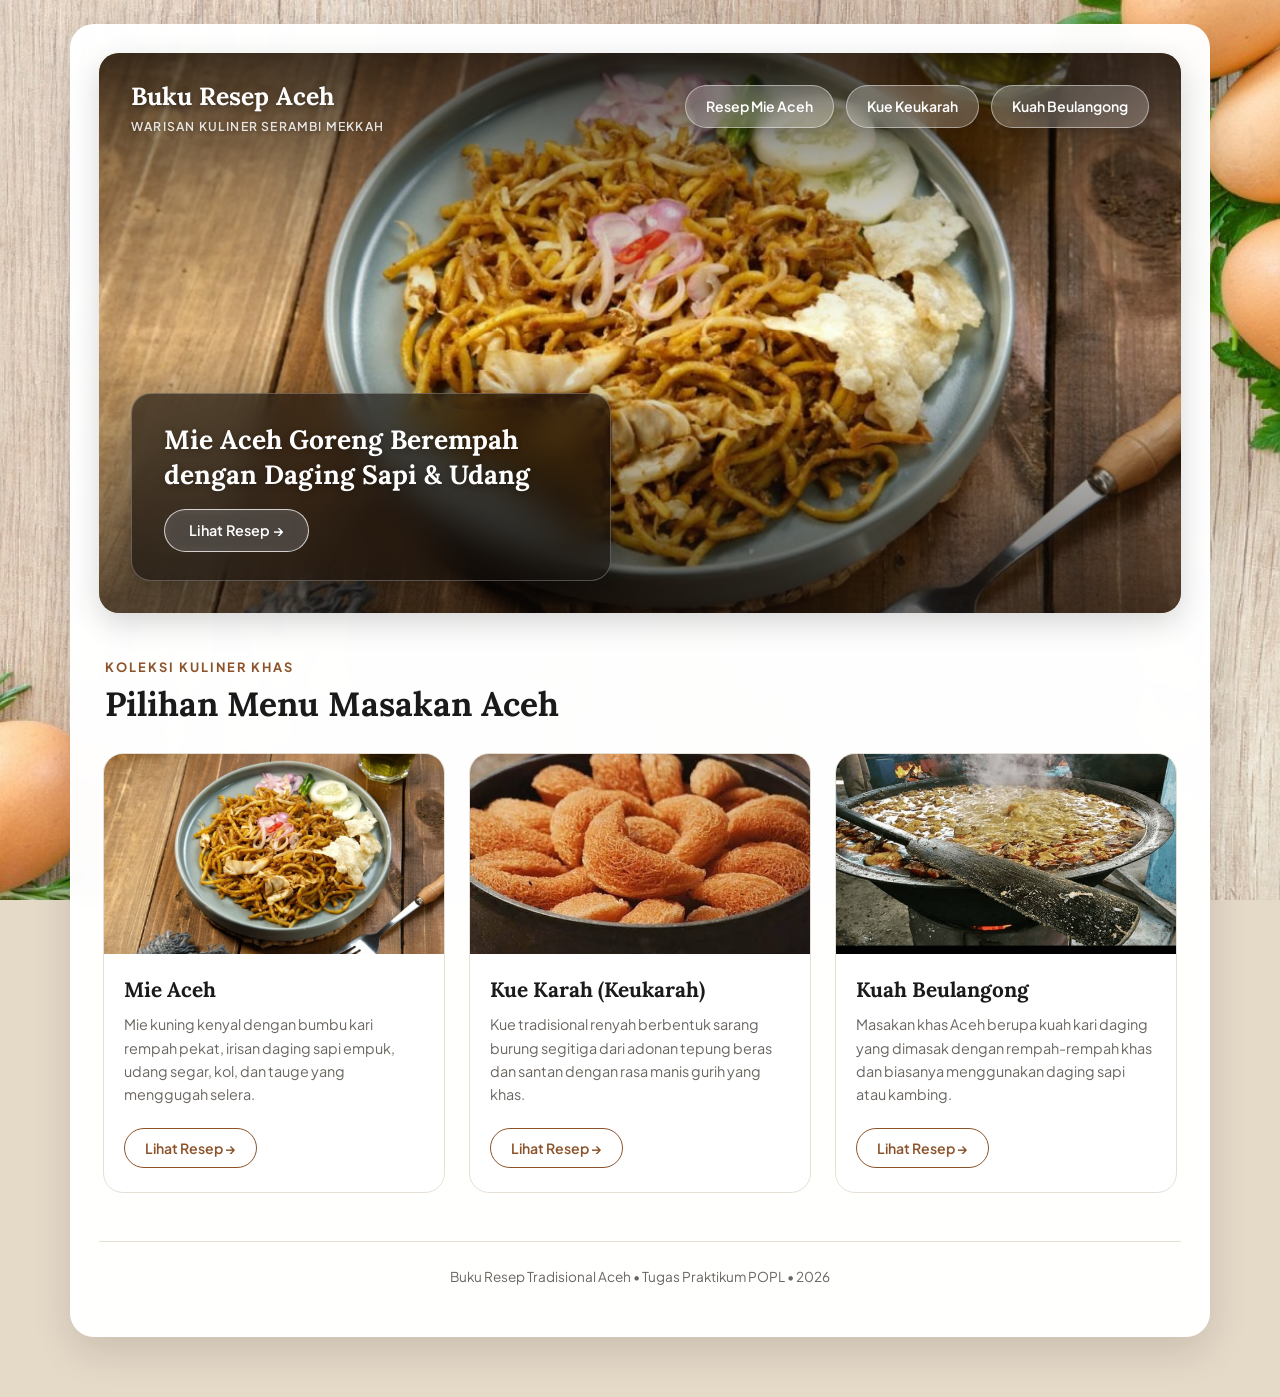
<file: tugas1/index.html>
<!DOCTYPE html>
<html lang="id">

<head>
    <meta charset="UTF-8">
    <meta name="viewport" content="width=device-width, initial-scale=1.0">
    <title>Buku Resep Masakan Khas Aceh</title>
    <link rel="preconnect" href="https://fonts.googleapis.com">
    <link rel="preconnect" href="https://fonts.gstatic.com" crossorigin>
    <link
        href="https://fonts.googleapis.com/css2?family=Plus+Jakarta+Sans:wght@400;500;600;700;800&family=Lora:ital,wght@0,500;0,600;0,700;1,400&display=swap"
        rel="stylesheet">
    <style>
        :root {
            --bg: #e5d9c8;
            --card: #ffffff;
            --text: #262626;
            --text-muted: #6b6661;
            --border: #e6dfd5;
            --border-light: #f0ebe3;
            --accent: #8c532b;
            --accent-dark: #63381a;
            --accent-light: #f7ede2;
            --radius-card: 24px;
            --radius-inner: 20px;
        }

        * {
            box-sizing: border-box;
            margin: 0;
            padding: 0;
        }

        body {
            font-family: 'Plus Jakarta Sans', -apple-system, BlinkMacSystemFont, sans-serif;
            background-color: var(--bg);
            background-image: url('assets/bg.jpg');
            background-size: cover;
            background-position: center;
            background-attachment: fixed;
            background-repeat: no-repeat;
            color: var(--text);
            line-height: 1.6;
            padding: 24px 24px 60px;
        }

        .main-container {
            max-width: 1140px;
            margin: 0 auto;
        }

        /* Kartu Utama Homepage */
        .homepage-card {
            background: rgba(255, 255, 255, 0.985);
            backdrop-filter: blur(8px);
            border-radius: var(--radius-card);
            box-shadow: 0 14px 40px rgba(0, 0, 0, 0.12);
            border: 1px solid rgba(255, 255, 255, 0.9);
            overflow: hidden;
            padding: 28px 28px 48px;
        }

        /* ════ HERO BANNER DENGAN NAVIGASI TERINTEGRASI ════ */
        .hero-banner-container {
            position: relative;
            width: 100%;
            height: 560px;
            border-radius: var(--radius-inner);
            overflow: hidden;
            margin-bottom: 44px;
            box-shadow: 0 10px 30px rgba(0, 0, 0, 0.16);
        }

        .hero-bg-img {
            width: 100%;
            height: 100%;
            object-fit: cover;
            object-position: center;
            display: block;
            transition: transform 0.6s ease;
        }

        .hero-banner-container:hover .hero-bg-img {
            transform: scale(1.02);
        }

        /* Lapisan Gradasi untuk Keterbacaan Navigasi di Atas & Card di Bawah */
        .hero-overlay {
            position: absolute;
            inset: 0;
            background: linear-gradient(to bottom,
                    rgba(15, 10, 7, 0.72) 0%,
                    rgba(15, 10, 7, 0.25) 25%,
                    transparent 50%,
                    rgba(15, 10, 7, 0.4) 80%,
                    rgba(15, 10, 7, 0.65) 100%);
            pointer-events: none;
            z-index: 1;
        }

        /* Navigasi di Dalam Gambar (Bagian Atas Gambar) */
        .hero-navbar {
            position: absolute;
            top: 0;
            left: 0;
            right: 0;
            display: flex;
            justify-content: space-between;
            align-items: center;
            padding: 24px 32px;
            z-index: 2;
            flex-wrap: wrap;
            gap: 16px;
        }

        .brand-logo {
            display: flex;
            flex-direction: column;
        }

        .brand-title {
            font-family: 'Lora', Georgia, serif;
            font-size: 1.55rem;
            font-weight: 700;
            color: #ffffff;
            text-decoration: none;
            text-shadow: 0 2px 8px rgba(0, 0, 0, 0.4);
        }

        .brand-tagline {
            font-size: 0.76rem;
            letter-spacing: 1.2px;
            text-transform: uppercase;
            color: rgba(255, 255, 255, 0.85);
            font-weight: 600;
            text-shadow: 0 1px 4px rgba(0, 0, 0, 0.3);
        }

        /* Tombol Navigasi Menu: Resep Mie Aceh, Kue Karah, Sate Matang */
        .nav-recipe-buttons {
            display: flex;
            gap: 12px;
            list-style: none;
            flex-wrap: wrap;
        }

        .hero-nav-btn {
            display: inline-flex;
            align-items: center;
            padding: 9px 20px;
            border-radius: 999px;
            border: 1px solid rgba(255, 255, 255, 0.45);
            background: rgba(255, 255, 255, 0.22);
            backdrop-filter: blur(10px);
            -webkit-backdrop-filter: blur(10px);
            color: #ffffff;
            font-size: 0.88rem;
            font-weight: 600;
            text-decoration: none;
            box-shadow: 0 4px 12px rgba(0, 0, 0, 0.15);
            transition: all 0.2s ease;
        }

        .hero-nav-btn:hover {
            background: #ffffff;
            color: var(--accent-dark);
            border-color: #ffffff;
            transform: translateY(-2px);
            box-shadow: 0 6px 16px rgba(0, 0, 0, 0.25);
        }

        .hero-nav-btn.active {
            background: #ffffff;
            color: var(--accent-dark);
            border-color: #ffffff;
        }

        /* Kartu Frosted Glass di Kiri Bawah Gambar */
        .hero-glass-card {
            position: absolute;
            bottom: 32px;
            left: 32px;
            max-width: 480px;
            background: rgba(18, 14, 11, 0.62);
            backdrop-filter: blur(16px);
            -webkit-backdrop-filter: blur(16px);
            border: 1px solid rgba(255, 255, 255, 0.25);
            border-radius: 20px;
            padding: 28px 32px;
            color: #ffffff;
            box-shadow: 0 10px 32px rgba(0, 0, 0, 0.3);
            z-index: 2;
        }

        .hero-glass-title {
            font-family: 'Lora', Georgia, serif;
            font-size: 1.65rem;
            font-weight: 700;
            line-height: 1.3;
            margin-bottom: 18px;
            color: #ffffff;
            text-shadow: 0 2px 6px rgba(0, 0, 0, 0.3);
        }

        .hero-btn {
            display: inline-flex;
            align-items: center;
            gap: 8px;
            padding: 9px 24px;
            border-radius: 999px;
            background: rgba(255, 255, 255, 0.2);
            border: 1.5px solid rgba(255, 255, 255, 0.75);
            color: #ffffff;
            font-size: 0.9rem;
            font-weight: 600;
            text-decoration: none;
            backdrop-filter: blur(6px);
            transition: all 0.2s ease;
        }

        .hero-btn:hover {
            background: #ffffff;
            color: var(--accent-dark);
            border-color: #ffffff;
            transform: translateX(3px);
        }

        /* ════ SECTION KATALOG RESEP ════ */
        .section-header {
            margin-bottom: 28px;
            padding: 0 6px;
        }

        .kicker {
            font-size: 0.8rem;
            font-weight: 700;
            letter-spacing: 2px;
            text-transform: uppercase;
            color: var(--accent);
            margin-bottom: 6px;
            display: block;
        }

        .section-title {
            font-family: 'Lora', Georgia, serif;
            font-size: 2.1rem;
            font-weight: 700;
            color: #1a1a1a;
            line-height: 1.25;
        }

        /* Grid 3 Kartu Menu */
        .recipes-grid {
            display: grid;
            grid-template-columns: repeat(3, 1fr);
            gap: 24px;
            padding: 0 4px;
        }

        .recipe-card-item {
            background: #ffffff;
            border: 1px solid var(--border);
            border-radius: var(--radius-inner);
            overflow: hidden;
            display: flex;
            flex-direction: column;
            transition: transform 0.25s ease, box-shadow 0.25s ease, border-color 0.25s ease;
        }

        .recipe-card-item:hover {
            transform: translateY(-4px);
            box-shadow: 0 12px 28px rgba(0, 0, 0, 0.08);
            border-color: #d4a373;
        }

        .recipe-thumb {
            width: 100%;
            height: 200px;
            overflow: hidden;
            background: #f0ebe3;
            position: relative;
        }

        .recipe-thumb img {
            width: 100%;
            height: 100%;
            object-fit: cover;
            display: block;
            transition: transform 0.35s ease;
        }

        .recipe-card-item:hover .recipe-thumb img {
            transform: scale(1.05);
        }

        /* Placeholder foto jika belum dimasukkan */
        .thumb-placeholder {
            width: 100%;
            height: 100%;
            display: flex;
            flex-direction: column;
            align-items: center;
            justify-content: center;
            background: linear-gradient(135deg, #f7f1e9 0%, #ebe2d5 100%);
            color: var(--accent);
            font-size: 0.85rem;
            font-weight: 600;
            gap: 6px;
        }

        .thumb-placeholder-icon {
            font-size: 2rem;
            opacity: 0.7;
        }

        .recipe-body {
            padding: 22px 20px 24px;
            display: flex;
            flex-direction: column;
            flex: 1;
        }

        .recipe-item-title {
            font-family: 'Lora', Georgia, serif;
            font-size: 1.3rem;
            font-weight: 700;
            color: #1a1a1a;
            margin-bottom: 10px;
            line-height: 1.3;
        }

        .recipe-item-desc {
            font-size: 0.9rem;
            color: var(--text-muted);
            line-height: 1.6;
            margin-bottom: 22px;
            flex: 1;
        }

        .btn-recipe {
            display: inline-flex;
            align-items: center;
            gap: 8px;
            align-self: flex-start;
            padding: 8px 20px;
            border: 1.5px solid var(--accent);
            border-radius: 999px;
            color: var(--accent);
            font-size: 0.88rem;
            font-weight: 600;
            text-decoration: none;
            transition: all 0.2s ease;
            background: transparent;
        }

        .btn-recipe:hover {
            background: var(--accent);
            color: #ffffff;
            transform: translateX(2px);
        }

        /* Footer */
        .homepage-footer {
            text-align: center;
            margin-top: 48px;
            padding-top: 24px;
            border-top: 1px solid var(--border);
            font-size: 0.85rem;
            color: var(--text-muted);
        }

        /* Responsif */
        @media (max-width: 960px) {
            .recipes-grid {
                grid-template-columns: repeat(2, 1fr);
                gap: 20px;
            }

            .hero-banner-container {
                height: 480px;
            }

            .hero-glass-card {
                bottom: 20px;
                left: 20px;
                right: 20px;
                max-width: none;
                padding: 22px 24px;
            }

            .hero-glass-title {
                font-size: 1.35rem;
            }

            .hero-navbar {
                padding: 20px 20px;
            }
        }

        @media (max-width: 640px) {
            body {
                padding: 16px 12px 40px;
            }

            .homepage-card {
                padding: 18px 16px 32px;
                border-radius: 18px;
            }

            .hero-banner-container {
                height: 460px;
                margin-bottom: 32px;
            }

            .hero-navbar {
                padding: 18px 16px;
                flex-direction: column;
                align-items: flex-start;
            }

            .nav-recipe-buttons {
                width: 100%;
                gap: 8px;
            }

            .hero-nav-btn {
                flex: 1;
                justify-content: center;
                padding: 7px 12px;
                font-size: 0.8rem;
            }

            .hero-glass-card {
                bottom: 14px;
                left: 14px;
                right: 14px;
                padding: 16px 18px;
            }

            .hero-glass-title {
                font-size: 1.15rem;
                margin-bottom: 12px;
            }

            .recipes-grid {
                grid-template-columns: 1fr;
            }
        }
    </style>
</head>

<body>

    <div class="main-container">
        <main class="homepage-card">

            <!-- ════ HERO BANNER DENGAN NAVIGASI TERINTEGRASI ════ -->
            <section class="hero-banner-container">
                <img class="hero-bg-img" src="assets/mie_aceh.jpg" alt="Sajian Mie Aceh Rempah Khas">

                <!-- Lapisan Gradasi Gelap Lembut -->
                <div class="hero-overlay"></div>

                <!-- Navigasi Langsung di Atas Gambar -->
                <nav class="hero-navbar">
                    <div class="brand-logo">
                        <a href="index.html" class="brand-title">Buku Resep Aceh</a>
                        <span class="brand-tagline">Warisan Kuliner Serambi Mekkah</span>
                    </div>

                    <!-- Tombol Navigasi Menu Resep -->
                    <div class="nav-recipe-buttons">
                        <a href="mie_aceh.html" class="hero-nav-btn">Resep Mie Aceh</a>
                        <a href="kue_keukarah.html" class="hero-nav-btn">Kue Keukarah</a>
                        <a href="faris.html" class="hero-nav-btn">Kuah Beulangong</a>
                    </div>
                </nav>

                <!-- Kartu Kaca Frosted Glass di Kiri Bawah -->
                <div class="hero-glass-card">
                    <h2 class="hero-glass-title">Mie Aceh Goreng Berempah dengan Daging Sapi & Udang</h2>
                    <a href="mie_aceh.html" class="hero-btn">Lihat Resep &rarr;</a>
                </div>
            </section>

            <!-- ════ DAFTAR KATALOG RESEP ════ -->
            <section>
                <header class="section-header">
                    <span class="kicker">Koleksi Kuliner Khas</span>
                    <h2 class="section-title">Pilihan Menu Masakan Aceh</h2>
                </header>

                <!-- Grid 3 Menu Resep -->
                <div class="recipes-grid">

                    <!-- Kartu 1: Mie Aceh -->
                    <article class="recipe-card-item">
                        <div class="recipe-thumb">
                            <img src="assets/mie_aceh.jpg" alt="Mie Aceh"
                                onerror="this.style.display='none'; this.nextElementSibling.style.display='flex';">
                            <div class="thumb-placeholder" style="display: none;">
                                <span class="thumb-placeholder-icon">🍜</span>
                                <span>Foto Mie Aceh</span>
                            </div>
                        </div>
                        <div class="recipe-body">
                            <h3 class="recipe-item-title">Mie Aceh</h3>
                            <p class="recipe-item-desc">
                                Mie kuning kenyal dengan bumbu kari rempah pekat, irisan daging sapi empuk, udang segar,
                                kol, dan tauge yang menggugah selera.
                            </p>
                            <a href="mie_aceh.html" class="btn-recipe">Lihat Resep &rarr;</a>
                        </div>
                    </article>

                    <!-- Kartu 2: Kue Karah -->
                    <article class="recipe-card-item">
                        <div class="recipe-thumb">
                            <img src="assets/kue_keukarah.jpg" alt="Kue Karah"
                                onerror="this.style.display='none'; this.nextElementSibling.style.display='flex';">
                            <div class="thumb-placeholder" style="display: flex;">
                                <span class="thumb-placeholder-icon">🧁</span>
                                <span>Foto Kue Karah</span>
                            </div>
                        </div>
                        <div class="recipe-body">
                            <h3 class="recipe-item-title">Kue Karah (Keukarah)</h3>
                            <p class="recipe-item-desc">
                                Kue tradisional renyah berbentuk sarang burung segitiga dari adonan tepung beras dan
                                santan dengan rasa manis gurih yang khas.
                            </p>
                            <a href="kue_keukarah.html" class="btn-recipe">Lihat Resep &rarr;</a>
                        </div>
                    </article>

                    <!-- Kartu 3: Kuah Beulangong -->
                    <article class="recipe-card-item">
                        <div class="recipe-thumb">
                            <img src="assets/kuah_beulangong.png" alt="Kuah Beulangong"
                                onerror="this.style.display='none'; this.nextElementSibling.style.display='flex';">
                            <div class="thumb-placeholder" style="display: flex;">
                                <span class="thumb-placeholder-icon">🍲</span>
                                <span>Foto Kuah Beulangong</span>
                            </div>
                        </div>
                        <div class="recipe-body">
                            <h3 class="recipe-item-title">Kuah Beulangong</h3>
                            <p class="recipe-item-desc">
                                Masakan khas Aceh berupa kuah kari daging yang dimasak dengan rempah-rempah khas
                                dan biasanya menggunakan daging sapi atau kambing.
                            </p>
                            <a href="faris.html" class="btn-recipe">Lihat Resep &rarr;</a>
                        </div>
                    </article>

                </div>
            </section>

            <!-- Footer -->
            <footer class="homepage-footer">
                Buku Resep Tradisional Aceh &bull; Tugas Praktikum POPL &bull; 2026
            </footer>

        </main>
    </div>

</body>

</html>
</file>
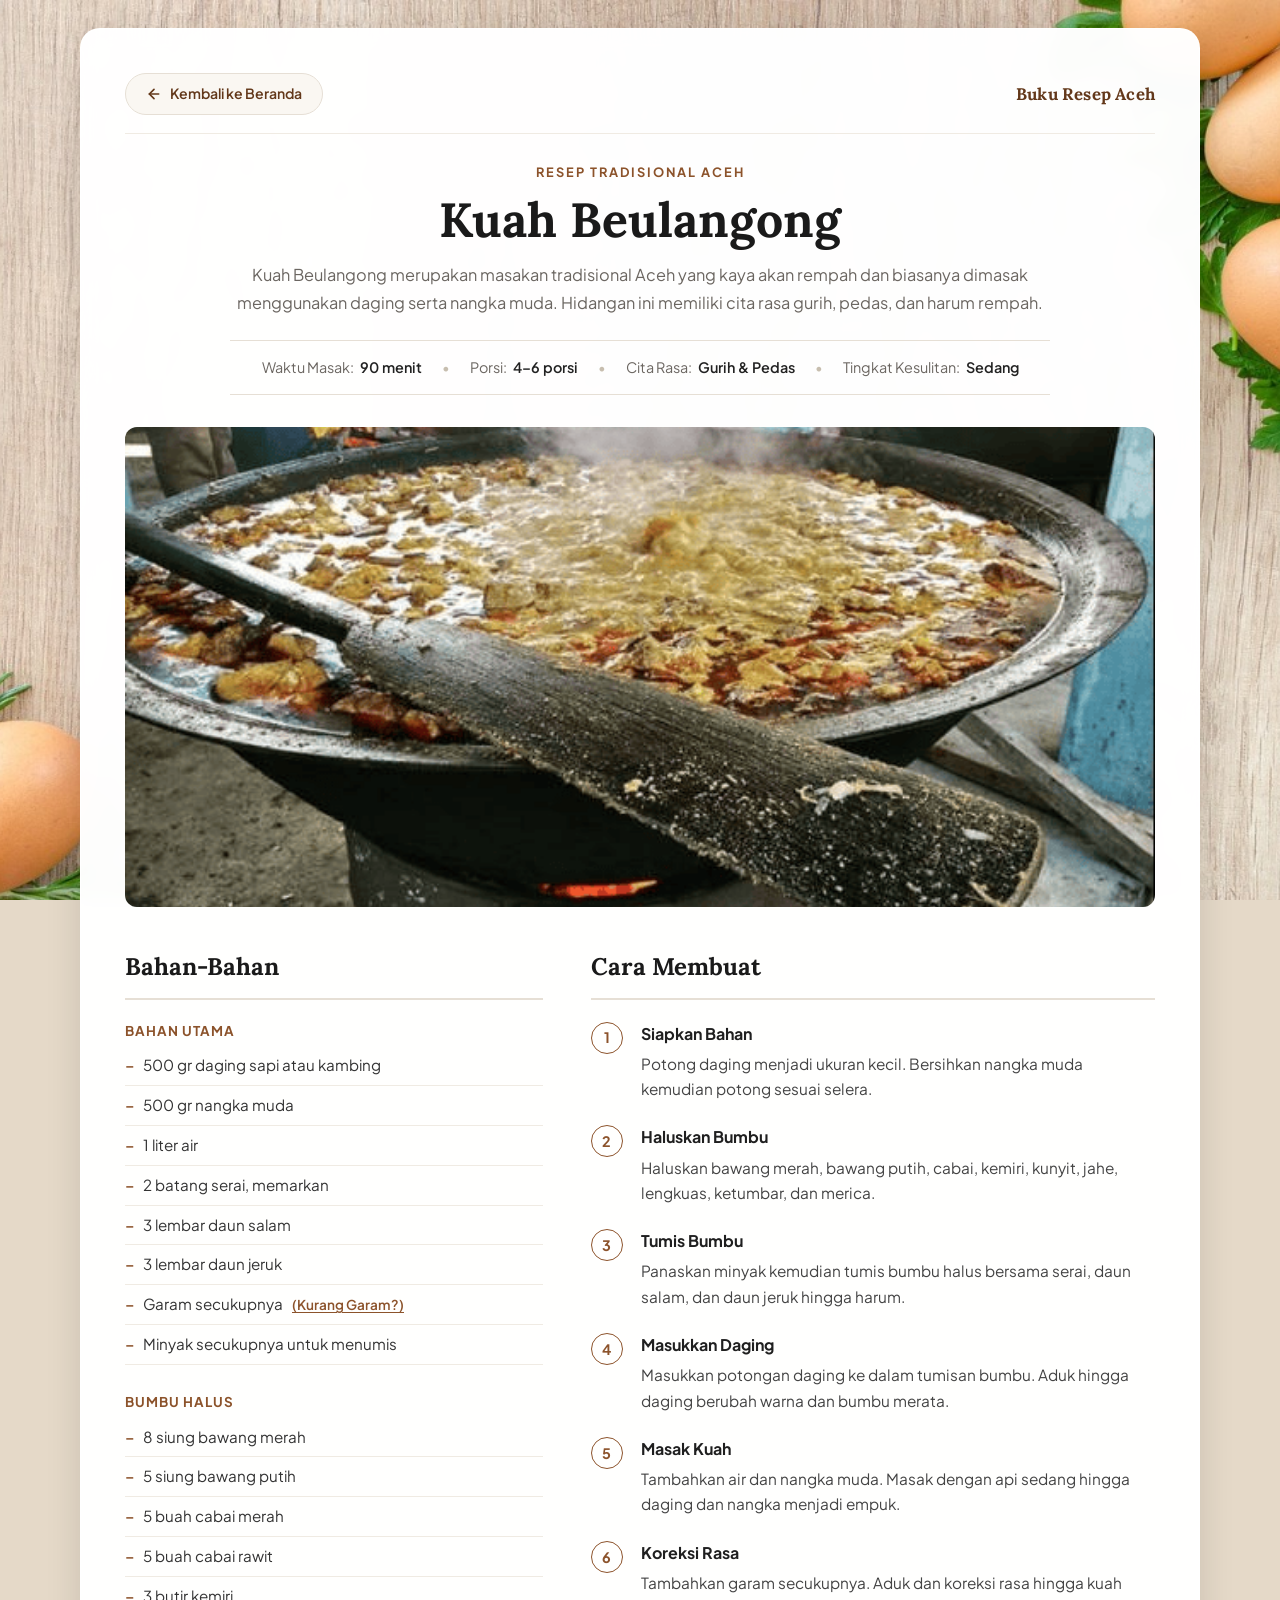
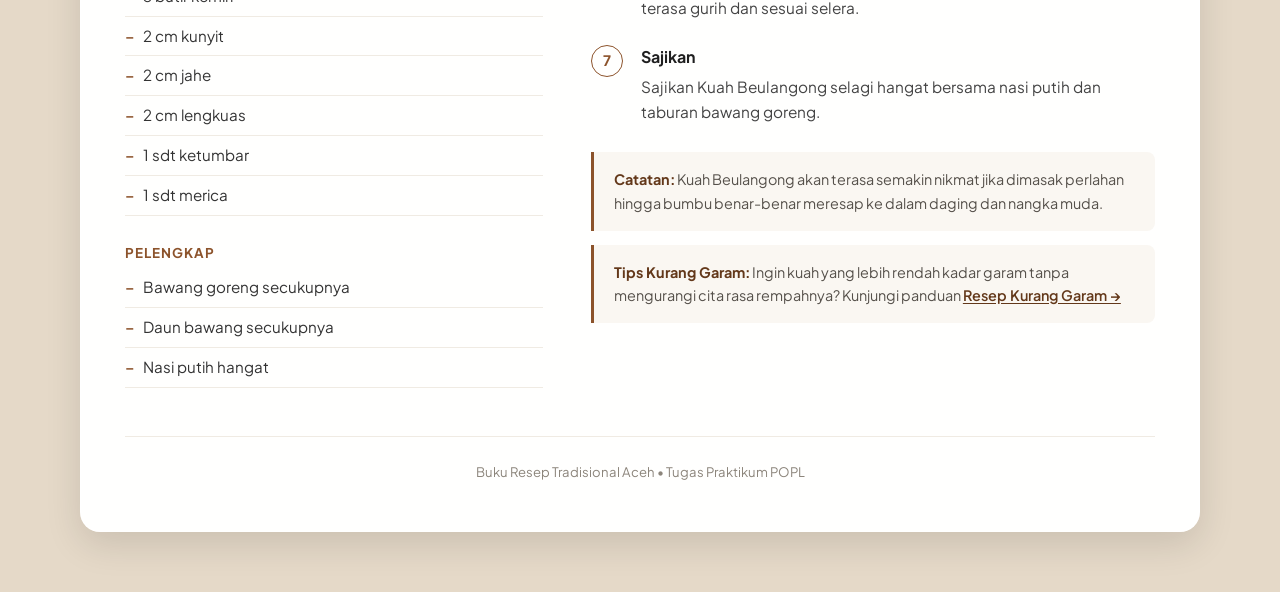
<file: tugas1/faris.html>
<!DOCTYPE html>
<html lang="id">

<head>
  <meta charset="UTF-8">
  <meta name="viewport" content="width=device-width, initial-scale=1.0">
  <title>Resep Kuah Beulangong</title>

  <link rel="preconnect" href="https://fonts.googleapis.com">
  <link rel="preconnect" href="https://fonts.gstatic.com" crossorigin>
  <link
    href="https://fonts.googleapis.com/css2?family=Plus+Jakarta+Sans:wght@400;500;600;700&family=Lora:ital,wght@0,500;0,600;0,700;1,400&display=swap"
    rel="stylesheet">

  <style>
    :root {
      --bg: #e5d9c8;
      --card: #ffffff;
      --text: #262626;
      --text-muted: #6b6661;
      --border: #e6dfd5;
      --border-light: #f0ebe3;
      --accent: #8c532b;
      --accent-dark: #63381a;
      --radius-card: 20px;
      --radius-inner: 12px;
    }

    * {
      box-sizing: border-box;
      margin: 0;
      padding: 0;
    }

    body {
      font-family: 'Plus Jakarta Sans', sans-serif;
      background-color: var(--bg);
      background-image: url('assets/bg.jpg');
      background-size: cover;
      background-position: center;
      background-attachment: fixed;
      background-repeat: no-repeat;
      color: var(--text);
      line-height: 1.7;
      padding: 28px 24px 60px;
    }

    .main-container {
      max-width: 1120px;
      margin: 0 auto;
    }

    .recipe-card {
      background: rgba(255, 255, 255, 0.985);
      backdrop-filter: blur(8px);
      border-radius: var(--radius-card);
      box-shadow: 0 12px 36px rgba(0, 0, 0, 0.12);
      border: 1px solid rgba(255, 255, 255, 0.9);
      overflow: hidden;
      padding: 44px 44px 48px;
    }

    /* Navigasi Atas / Tombol Kembali */
    .recipe-top-nav {
      display: flex;
      justify-content: space-between;
      align-items: center;
      margin-bottom: 28px;
      padding-bottom: 18px;
      border-bottom: 1px solid var(--border-light);
    }

    .btn-back {
      display: inline-flex;
      align-items: center;
      gap: 8px;
      padding: 8px 20px;
      border: 1.5px solid var(--border);
      border-radius: 999px;
      background: #faf7f2;
      color: var(--accent-dark);
      font-size: 0.88rem;
      font-weight: 600;
      text-decoration: none;
      transition: all 0.2s ease;
    }

    .btn-back:hover {
      background: var(--accent);
      color: #ffffff;
      border-color: var(--accent);
      transform: translateX(-3px);
    }

    .nav-brand-title {
      font-family: 'Lora', Georgia, serif;
      font-size: 1.05rem;
      font-weight: 700;
      color: var(--accent-dark);
      text-decoration: none;
      letter-spacing: 0.2px;
    }

    .nav-brand-title:hover {
      color: var(--accent);
    }

    .recipe-header {
      max-width: 820px;
      margin: 0 auto 32px;
      text-align: center;
    }

    .recipe-kicker {
      font-size: 0.8rem;
      font-weight: 700;
      letter-spacing: 2px;
      text-transform: uppercase;
      color: var(--accent);
      margin-bottom: 8px;
    }

    h1 {
      font-family: 'Lora', Georgia, serif;
      font-size: 3rem;
      font-weight: 700;
      color: #1a1a1a;
      line-height: 1.15;
      margin-bottom: 14px;
    }

    .recipe-desc {
      font-size: 1.02rem;
      color: var(--text-muted);
      line-height: 1.7;
      margin: 0 auto 24px;
    }

    .recipe-meta {
      display: flex;
      justify-content: center;
      align-items: center;
      gap: 20px;
      padding: 14px 0;
      border-top: 1px solid var(--border);
      border-bottom: 1px solid var(--border);
      font-size: 0.9rem;
      color: #4a453f;
      flex-wrap: wrap;
    }

    .meta-item {
      display: flex;
      gap: 6px;
    }

    .meta-label {
      color: var(--text-muted);
    }

    .meta-value {
      font-weight: 600;
      color: #222222;
    }

    .meta-dot {
      color: #c7beaf;
      user-select: none;
    }

    .recipe-image-wrap {
      width: 100%;
      height: 480px;
      border-radius: var(--radius-inner);
      overflow: hidden;
      margin-bottom: 40px;
      background: #f0ebe3;
    }

    .recipe-image-wrap img {
      width: 100%;
      height: 100%;
      object-fit: cover;
      object-position: center;
      display: block;
    }

    .recipe-grid {
      display: grid;
      grid-template-columns: 1fr 1.35fr;
      gap: 48px;
      align-items: start;
    }

    .section-title {
      font-family: 'Lora', Georgia, serif;
      font-size: 1.5rem;
      font-weight: 700;
      color: #1a1a1a;
      margin-bottom: 20px;
      padding-bottom: 10px;
      border-bottom: 2px solid var(--border);
    }

    .ingredients-box {
      display: flex;
      flex-direction: column;
      gap: 26px;
    }

    .subsection-title {
      font-size: 0.84rem;
      font-weight: 700;
      color: var(--accent);
      text-transform: uppercase;
      letter-spacing: 1px;
      margin-bottom: 12px;
    }

    .ingredients-list {
      list-style: none;
      display: flex;
      flex-direction: column;
      gap: 8px;
    }

    .ingredients-list li {
      position: relative;
      padding-left: 18px;
      font-size: 0.95rem;
      color: #333333;
      line-height: 1.5;
      border-bottom: 1px solid var(--border-light);
      padding-bottom: 8px;
    }

    .ingredients-list li::before {
      content: "–";
      position: absolute;
      left: 0;
      color: var(--accent);
      font-weight: 600;
    }

    .steps-list {
      list-style: none;
      display: flex;
      flex-direction: column;
      gap: 22px;
    }

    .step-item {
      display: flex;
      gap: 18px;
      align-items: flex-start;
    }

    .step-number {
      flex-shrink: 0;
      width: 32px;
      height: 32px;
      border-radius: 50%;
      border: 1.5px solid var(--accent);
      color: var(--accent);
      font-weight: 700;
      font-size: 0.9rem;
      display: flex;
      align-items: center;
      justify-content: center;
      margin-top: 2px;
    }

    .step-content {
      flex: 1;
    }

    .step-heading {
      font-size: 1rem;
      font-weight: 700;
      color: #1f1f1f;
      margin-bottom: 4px;
    }

    .step-text {
      font-size: 0.96rem;
      color: #444444;
      line-height: 1.65;
    }

    .recipe-note {
      margin-top: 28px;
      padding: 16px 20px;
      background: #faf7f2;
      border-left: 3px solid var(--accent);
      border-radius: 0 8px 8px 0;
      font-size: 0.9rem;
      color: #55504a;
      line-height: 1.6;
    }

    .recipe-note strong {
      color: var(--accent-dark);
    }

    .recipe-note a {
      color: var(--accent-dark);
      font-weight: 600;
      text-decoration: underline;
      text-underline-offset: 2px;
      transition: color 0.2s ease;
    }

    .recipe-note a:hover {
      color: var(--accent);
    }

    .salt-link {
      display: inline-block;
      margin-left: 6px;
      font-size: 0.85rem;
      color: var(--accent);
      text-decoration: underline;
      text-underline-offset: 2px;
      font-weight: 600;
      transition: color 0.2s ease;
    }

    .salt-link:hover {
      color: var(--accent-dark);
    }

    .recipe-footer {
      text-align: center;
      margin-top: 48px;
      padding-top: 24px;
      border-top: 1px solid var(--border-light);
      font-size: 0.82rem;
      color: #8c857b;
    }

    @media (max-width: 900px) {
      body {
        padding: 16px 12px 40px;
      }

      .recipe-card {
        padding: 24px 20px 32px;
        border-radius: 16px;
      }

      h1 {
        font-size: 2.2rem;
      }

      .recipe-image-wrap {
        height: 280px;
        margin-bottom: 24px;
      }

      .recipe-grid {
        grid-template-columns: 1fr;
        gap: 32px;
      }

      .recipe-meta {
        gap: 12px;
      }
    }
  </style>
</head>

<body>

  <div class="main-container">
    <main class="recipe-card">

      <!-- Navigasi Atas dengan Tombol Kembali -->
      <nav class="recipe-top-nav">
        <a href="index.html" class="btn-back">
          <svg width="16" height="16" viewBox="0 0 24 24" fill="none" stroke="currentColor" stroke-width="2.5" stroke-linecap="round" stroke-linejoin="round" aria-hidden="true"><line x1="19" y1="12" x2="5" y2="12"></line><polyline points="12 19 5 12 12 5"></polyline></svg>
          Kembali ke Beranda
        </a>
        <a href="index.html" class="nav-brand-title">Buku Resep Aceh</a>
      </nav>

      <!-- Header -->
      <header class="recipe-header">

        <p class="recipe-kicker">Resep Tradisional Aceh</p>

        <h1>Kuah Beulangong</h1>

        <p class="recipe-desc">
          Kuah Beulangong merupakan masakan tradisional Aceh yang kaya akan
          rempah dan biasanya dimasak menggunakan daging serta nangka muda.
          Hidangan ini memiliki cita rasa gurih, pedas, dan harum rempah.
        </p>

        <div class="recipe-meta">

          <div class="meta-item">
            <span class="meta-label">Waktu Masak:</span>
            <span class="meta-value">90 menit</span>
          </div>

          <span class="meta-dot">&bull;</span>

          <div class="meta-item">
            <span class="meta-label">Porsi:</span>
            <span class="meta-value">4–6 porsi</span>
          </div>

          <span class="meta-dot">&bull;</span>

          <div class="meta-item">
            <span class="meta-label">Cita Rasa:</span>
            <span class="meta-value">Gurih & Pedas</span>
          </div>

          <span class="meta-dot">&bull;</span>

          <div class="meta-item">
            <span class="meta-label">Tingkat Kesulitan:</span>
            <span class="meta-value">Sedang</span>
          </div>

        </div>

      </header>


      <!-- Foto -->
      <div class="recipe-image-wrap">

        <img src="assets/kuah_beulangong.png" alt="Kuah Beulangong Aceh">

      </div>


      <!-- Konten 2 Kolom -->
      <div class="recipe-grid">

        <!-- Bahan -->
        <section class="ingredients-column">

          <h2 class="section-title">Bahan-Bahan</h2>

          <div class="ingredients-box">

            <div class="group-block">

              <h3 class="subsection-title">
                Bahan Utama
              </h3>

              <ul class="ingredients-list">

                <li>500 gr daging sapi atau kambing</li>
                <li>500 gr nangka muda</li>
                <li>1 liter air</li>
                <li>2 batang serai, memarkan</li>
                <li>3 lembar daun salam</li>
                <li>3 lembar daun jeruk</li>
                <li>Garam secukupnya <a href="kurang_garam.html?resep=kuah_beulangong#kuah_beulangong" class="salt-link">(Kurang Garam?)</a></li>
                <li>Minyak secukupnya untuk menumis</li>

              </ul>

            </div>


            <div class="group-block">

              <h3 class="subsection-title">
                Bumbu Halus
              </h3>

              <ul class="ingredients-list">

                <li>8 siung bawang merah</li>
                <li>5 siung bawang putih</li>
                <li>5 buah cabai merah</li>
                <li>5 buah cabai rawit</li>
                <li>3 butir kemiri</li>
                <li>2 cm kunyit</li>
                <li>2 cm jahe</li>
                <li>2 cm lengkuas</li>
                <li>1 sdt ketumbar</li>
                <li>1 sdt merica</li>

              </ul>

            </div>


            <div class="group-block">

              <h3 class="subsection-title">
                Pelengkap
              </h3>

              <ul class="ingredients-list">

                <li>Bawang goreng secukupnya</li>
                <li>Daun bawang secukupnya</li>
                <li>Nasi putih hangat</li>

              </ul>

            </div>

          </div>

        </section>


        <!-- Cara Membuat -->
        <section class="steps-column">

          <h2 class="section-title">
            Cara Membuat
          </h2>

          <ol class="steps-list">

            <li class="step-item">

              <div class="step-number">1</div>

              <div class="step-content">

                <h4 class="step-heading">
                  Siapkan Bahan
                </h4>

                <p class="step-text">
                  Potong daging menjadi ukuran kecil. Bersihkan nangka muda
                  kemudian potong sesuai selera.
                </p>

              </div>

            </li>


            <li class="step-item">

              <div class="step-number">2</div>

              <div class="step-content">

                <h4 class="step-heading">
                  Haluskan Bumbu
                </h4>

                <p class="step-text">
                  Haluskan bawang merah, bawang putih, cabai, kemiri,
                  kunyit, jahe, lengkuas, ketumbar, dan merica.
                </p>

              </div>

            </li>


            <li class="step-item">

              <div class="step-number">3</div>

              <div class="step-content">

                <h4 class="step-heading">
                  Tumis Bumbu
                </h4>

                <p class="step-text">
                  Panaskan minyak kemudian tumis bumbu halus bersama
                  serai, daun salam, dan daun jeruk hingga harum.
                </p>

              </div>

            </li>


            <li class="step-item">

              <div class="step-number">4</div>

              <div class="step-content">

                <h4 class="step-heading">
                  Masukkan Daging
                </h4>

                <p class="step-text">
                  Masukkan potongan daging ke dalam tumisan bumbu.
                  Aduk hingga daging berubah warna dan bumbu merata.
                </p>

              </div>

            </li>


            <li class="step-item">

              <div class="step-number">5</div>

              <div class="step-content">

                <h4 class="step-heading">
                  Masak Kuah
                </h4>

                <p class="step-text">
                  Tambahkan air dan nangka muda. Masak dengan api sedang
                  hingga daging dan nangka menjadi empuk.
                </p>

              </div>

            </li>


            <li class="step-item">

              <div class="step-number">6</div>

              <div class="step-content">

                <h4 class="step-heading">
                  Koreksi Rasa
                </h4>

                <p class="step-text">
                  Tambahkan garam secukupnya. Aduk dan koreksi rasa
                  hingga kuah terasa gurih dan sesuai selera.
                </p>

              </div>

            </li>


            <li class="step-item">

              <div class="step-number">7</div>

              <div class="step-content">

                <h4 class="step-heading">
                  Sajikan
                </h4>

                <p class="step-text">
                  Sajikan Kuah Beulangong selagi hangat bersama nasi putih
                  dan taburan bawang goreng.
                </p>

              </div>

            </li>

          </ol>


          <div class="recipe-note">

            <strong>Catatan:</strong>
            Kuah Beulangong akan terasa semakin nikmat jika dimasak
            perlahan hingga bumbu benar-benar meresap ke dalam daging
            dan nangka muda.

          </div>

          <div class="recipe-note" style="margin-top: 14px;">
            <strong>Tips Kurang Garam:</strong> Ingin kuah yang lebih rendah kadar garam tanpa mengurangi cita rasa rempahnya? Kunjungi panduan <a href="kurang_garam.html?resep=kuah_beulangong#kuah_beulangong">Resep Kurang Garam &rarr;</a>
          </div>

        </section>

      </div>


      <!-- Footer -->
      <footer class="recipe-footer">
        Buku Resep Tradisional Aceh &bull; Tugas Praktikum POPL
      </footer>

    </main>
  </div>

</body>

</html>
</file>
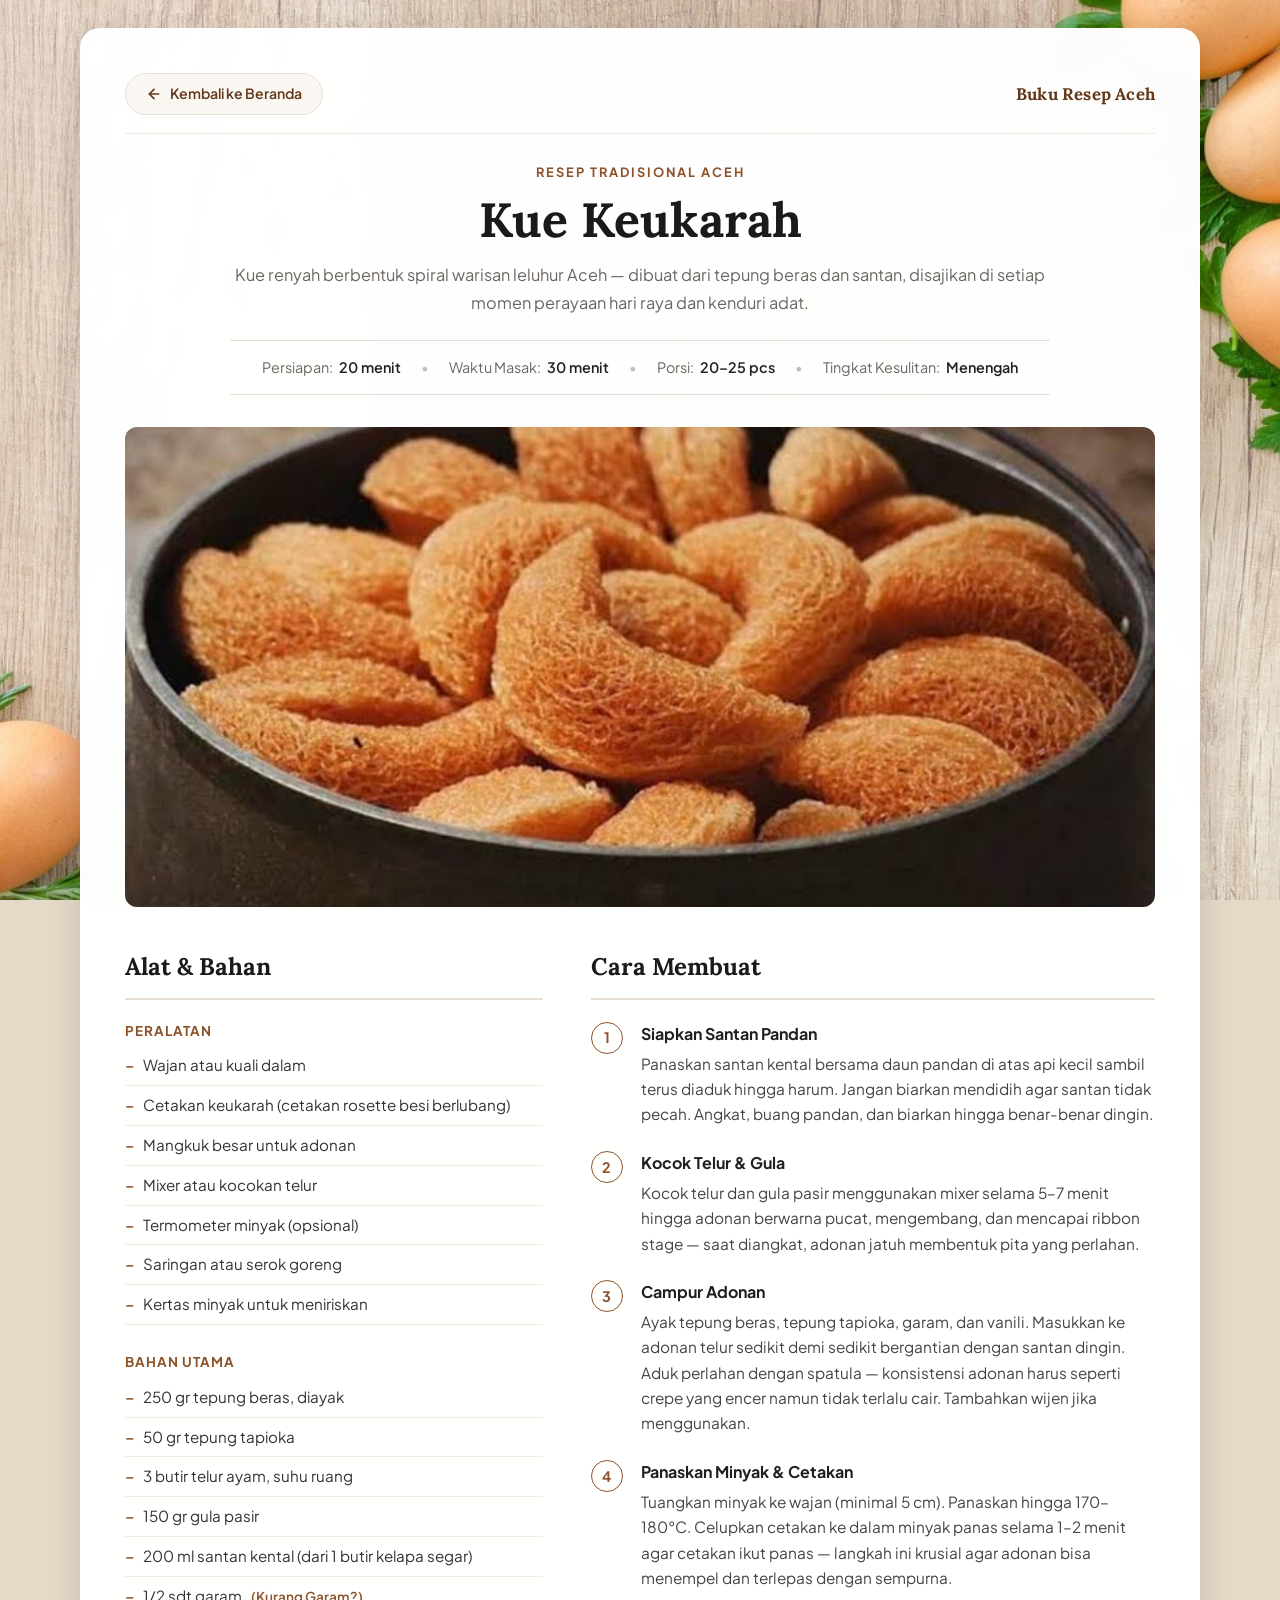
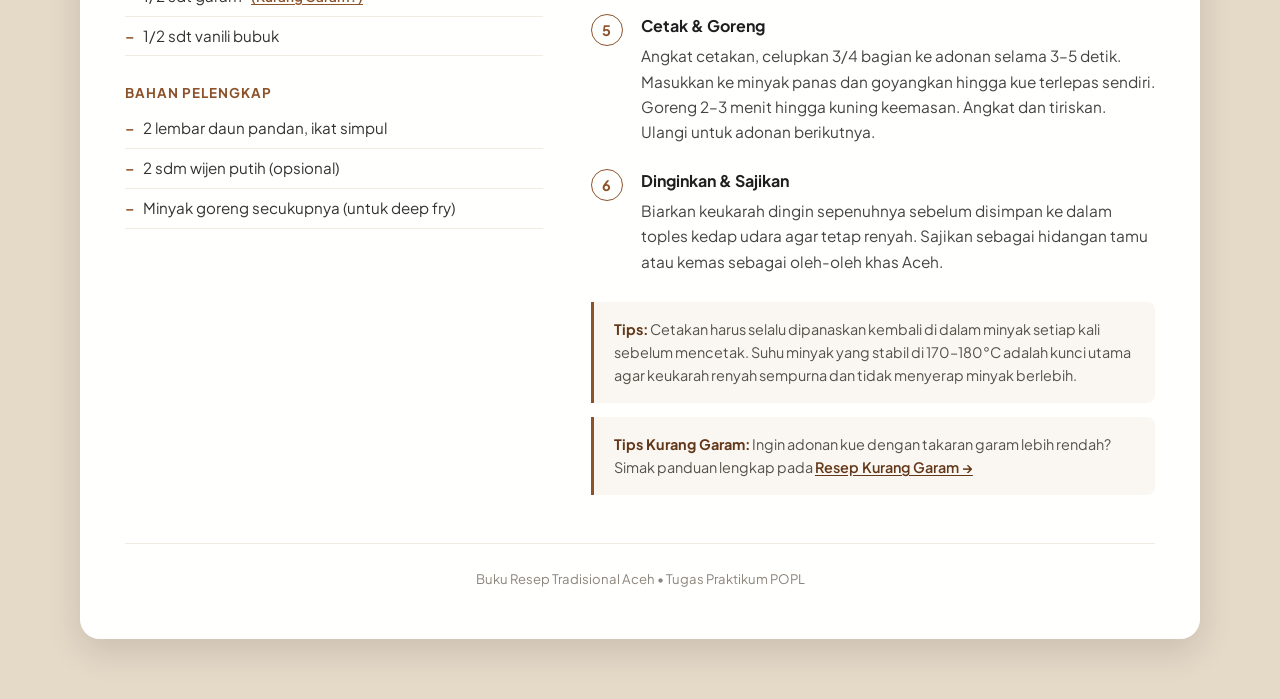
<file: tugas1/kue_keukarah.html>
<!DOCTYPE html>
<html lang="id">

<head>
  <meta charset="UTF-8">
  <meta name="viewport" content="width=device-width, initial-scale=1.0">
  <title>Resep Kue Keukarah</title>
  <link rel="preconnect" href="https://fonts.googleapis.com">
  <link rel="preconnect" href="https://fonts.gstatic.com" crossorigin>
  <link
    href="https://fonts.googleapis.com/css2?family=Plus+Jakarta+Sans:wght@400;500;600;700&family=Lora:ital,wght@0,500;0,600;0,700;1,400&display=swap"
    rel="stylesheet">
  <style>
    :root {
      --bg: #e5d9c8;
      --card: #ffffff;
      --text: #262626;
      --text-muted: #6b6661;
      --border: #e6dfd5;
      --border-light: #f0ebe3;
      --accent: #8c532b;
      --accent-dark: #63381a;
      --radius-card: 20px;
      --radius-inner: 12px;
    }

    * {
      box-sizing: border-box;
      margin: 0;
      padding: 0;
    }

    body {
      font-family: 'Plus Jakarta Sans', -apple-system, BlinkMacSystemFont, sans-serif;
      background-color: var(--bg);
      background-image: url('assets/bg.jpg');
      background-size: cover;
      background-position: center;
      background-attachment: fixed;
      background-repeat: no-repeat;
      color: var(--text);
      line-height: 1.7;
      padding: 28px 24px 60px;
    }

    .main-container {
      max-width: 1120px;
      margin: 0 auto;
    }

    /* Kartu Utama */
    .recipe-card {
      background: rgba(255, 255, 255, 0.985);
      backdrop-filter: blur(8px);
      border-radius: var(--radius-card);
      box-shadow: 0 12px 36px rgba(0, 0, 0, 0.12);
      border: 1px solid rgba(255, 255, 255, 0.9);
      overflow: hidden;
      padding: 44px 44px 48px;
    }

    /* Navigasi Atas / Tombol Kembali */
    .recipe-top-nav {
      display: flex;
      justify-content: space-between;
      align-items: center;
      margin-bottom: 28px;
      padding-bottom: 18px;
      border-bottom: 1px solid var(--border-light);
    }

    .btn-back {
      display: inline-flex;
      align-items: center;
      gap: 8px;
      padding: 8px 20px;
      border: 1.5px solid var(--border);
      border-radius: 999px;
      background: #faf7f2;
      color: var(--accent-dark);
      font-size: 0.88rem;
      font-weight: 600;
      text-decoration: none;
      transition: all 0.2s ease;
    }

    .btn-back:hover {
      background: var(--accent);
      color: #ffffff;
      border-color: var(--accent);
      transform: translateX(-3px);
    }

    .nav-brand-title {
      font-family: 'Lora', Georgia, serif;
      font-size: 1.05rem;
      font-weight: 700;
      color: var(--accent-dark);
      text-decoration: none;
      letter-spacing: 0.2px;
    }

    .nav-brand-title:hover {
      color: var(--accent);
    }

    /* Header Editorial Natural */
    .recipe-header {
      max-width: 820px;
      margin: 0 auto 32px;
      text-align: center;
    }

    .recipe-kicker {
      font-size: 0.8rem;
      font-weight: 700;
      letter-spacing: 2px;
      text-transform: uppercase;
      color: var(--accent);
      margin-bottom: 8px;
    }

    h1 {
      font-family: 'Lora', Georgia, serif;
      font-size: 3rem;
      font-weight: 700;
      color: #1a1a1a;
      line-height: 1.15;
      margin-bottom: 14px;
    }

    .recipe-desc {
      font-size: 1.02rem;
      color: var(--text-muted);
      line-height: 1.7;
      margin: 0 auto 24px;
    }

    /* Meta Info: Baris Teks Bersih (Bukan Tombol / Pill) */
    .recipe-meta {
      display: flex;
      justify-content: center;
      align-items: center;
      gap: 20px;
      padding: 14px 0;
      border-top: 1px solid var(--border);
      border-bottom: 1px solid var(--border);
      font-size: 0.9rem;
      color: #4a453f;
      flex-wrap: wrap;
    }

    .meta-item {
      display: flex;
      gap: 6px;
    }

    .meta-label {
      color: var(--text-muted);
    }

    .meta-value {
      font-weight: 600;
      color: #222222;
    }

    .meta-dot {
      color: #c7beaf;
      user-select: none;
    }

    /* Foto Hero Banner */
    .recipe-image-wrap {
      width: 100%;
      height: 480px;
      border-radius: var(--radius-inner);
      overflow: hidden;
      margin-bottom: 40px;
      background: #f0ebe3;
    }

    .recipe-image-wrap img {
      width: 100%;
      height: 100%;
      object-fit: cover;
      object-position: center;
      display: block;
    }

    /* Layout 2 Kolom: Bahan di Kiri, Cara Membuat di Kanan */
    .recipe-grid {
      display: grid;
      grid-template-columns: 1fr 1.35fr;
      gap: 48px;
      align-items: start;
    }

    .section-title {
      font-family: 'Lora', Georgia, serif;
      font-size: 1.5rem;
      font-weight: 700;
      color: #1a1a1a;
      margin-bottom: 20px;
      padding-bottom: 10px;
      border-bottom: 2px solid var(--border);
    }

    /* Kolom Bahan */
    .ingredients-box {
      display: flex;
      flex-direction: column;
      gap: 26px;
    }

    .subsection-title {
      font-size: 0.84rem;
      font-weight: 700;
      color: var(--accent);
      text-transform: uppercase;
      letter-spacing: 1px;
      margin-bottom: 12px;
    }

    .ingredients-list {
      list-style: none;
      display: flex;
      flex-direction: column;
      gap: 8px;
    }

    .ingredients-list li {
      position: relative;
      padding-left: 18px;
      font-size: 0.95rem;
      color: #333333;
      line-height: 1.5;
      border-bottom: 1px solid var(--border-light);
      padding-bottom: 8px;
    }

    .ingredients-list li::before {
      content: "–";
      position: absolute;
      left: 0;
      color: var(--accent);
      font-weight: 600;
    }

    /* Kolom Langkah */
    .steps-list {
      list-style: none;
      display: flex;
      flex-direction: column;
      gap: 22px;
    }

    .step-item {
      display: flex;
      gap: 18px;
      align-items: flex-start;
    }

    .step-number {
      flex-shrink: 0;
      width: 32px;
      height: 32px;
      border-radius: 50%;
      border: 1.5px solid var(--accent);
      color: var(--accent);
      font-weight: 700;
      font-size: 0.9rem;
      display: flex;
      align-items: center;
      justify-content: center;
      margin-top: 2px;
    }

    .step-content {
      flex: 1;
    }

    .step-heading {
      font-size: 1rem;
      font-weight: 700;
      color: #1f1f1f;
      margin-bottom: 4px;
    }

    .step-text {
      font-size: 0.96rem;
      color: #444444;
      line-height: 1.65;
    }

    /* Catatan Tambahan (Bukan AI card) */
    .recipe-note {
      margin-top: 28px;
      padding: 16px 20px;
      background: #faf7f2;
      border-left: 3px solid var(--accent);
      border-radius: 0 8px 8px 0;
      font-size: 0.9rem;
      color: #55504a;
      line-height: 1.6;
    }

    .recipe-note strong {
      color: var(--accent-dark);
    }

    .recipe-note a {
      color: var(--accent-dark);
      font-weight: 600;
      text-decoration: underline;
      text-underline-offset: 2px;
      transition: color 0.2s ease;
    }

    .recipe-note a:hover {
      color: var(--accent);
    }

    .salt-link {
      display: inline-block;
      margin-left: 6px;
      font-size: 0.85rem;
      color: var(--accent);
      text-decoration: underline;
      text-underline-offset: 2px;
      font-weight: 600;
      transition: color 0.2s ease;
    }

    .salt-link:hover {
      color: var(--accent-dark);
    }

    /* Footer Sederhana */
    .recipe-footer {
      text-align: center;
      margin-top: 48px;
      padding-top: 24px;
      border-top: 1px solid var(--border-light);
      font-size: 0.82rem;
      color: #8c857b;
    }

    /* Responsif */
    @media (max-width: 900px) {
      body {
        padding: 16px 12px 40px;
      }

      .recipe-card {
        padding: 24px 20px 32px;
        border-radius: 16px;
      }

      h1 {
        font-size: 2.2rem;
      }

      .recipe-image-wrap {
        height: 280px;
        margin-bottom: 24px;
      }

      .recipe-grid {
        grid-template-columns: 1fr;
        gap: 32px;
      }

      .recipe-meta {
        gap: 12px;
      }
    }
  </style>
</head>

<body>

  <div class="main-container">
    <main class="recipe-card">

      <!-- Navigasi Atas dengan Tombol Kembali -->
      <nav class="recipe-top-nav">
        <a href="index.html" class="btn-back">
          <svg width="16" height="16" viewBox="0 0 24 24" fill="none" stroke="currentColor" stroke-width="2.5" stroke-linecap="round" stroke-linejoin="round" aria-hidden="true"><line x1="19" y1="12" x2="5" y2="12"></line><polyline points="12 19 5 12 12 5"></polyline></svg>
          Kembali ke Beranda
        </a>
        <a href="index.html" class="nav-brand-title">Buku Resep Aceh</a>
      </nav>

      <!-- Header -->
      <header class="recipe-header">
        <p class="recipe-kicker">Resep Tradisional Aceh</p>
        <h1>Kue Keukarah</h1>
        <p class="recipe-desc">
          Kue renyah berbentuk spiral warisan leluhur Aceh — dibuat dari tepung beras dan santan,
          disajikan di setiap momen perayaan hari raya dan kenduri adat.
        </p>

        <!-- Meta Info -->
        <div class="recipe-meta">
          <div class="meta-item">
            <span class="meta-label">Persiapan:</span>
            <span class="meta-value">20 menit</span>
          </div>
          <span class="meta-dot">&bull;</span>
          <div class="meta-item">
            <span class="meta-label">Waktu Masak:</span>
            <span class="meta-value">30 menit</span>
          </div>
          <span class="meta-dot">&bull;</span>
          <div class="meta-item">
            <span class="meta-label">Porsi:</span>
            <span class="meta-value">20–25 pcs</span>
          </div>
          <span class="meta-dot">&bull;</span>
          <div class="meta-item">
            <span class="meta-label">Tingkat Kesulitan:</span>
            <span class="meta-value">Menengah</span>
          </div>
        </div>
      </header>

      <!-- Foto Makanan -->
      <div class="recipe-image-wrap">
        <img src="assets/kue_keukarah.jpg"
          alt="Kue Keukarah Aceh yang renyah berbentuk spiral keemasan di atas piring kayu">
      </div>

      <!-- Grid 2 Kolom Seimbang -->
      <div class="recipe-grid">

        <!-- Kolom Kiri: Alat & Bahan -->
        <section class="ingredients-column">
          <h2 class="section-title">Alat &amp; Bahan</h2>

          <div class="ingredients-box">

            <div class="group-block">
              <h3 class="subsection-title">Peralatan</h3>
              <ul class="ingredients-list">
                <li>Wajan atau kuali dalam</li>
                <li>Cetakan keukarah (cetakan rosette besi berlubang)</li>
                <li>Mangkuk besar untuk adonan</li>
                <li>Mixer atau kocokan telur</li>
                <li>Termometer minyak (opsional)</li>
                <li>Saringan atau serok goreng</li>
                <li>Kertas minyak untuk meniriskan</li>
              </ul>
            </div>

            <div class="group-block">
              <h3 class="subsection-title">Bahan Utama</h3>
              <ul class="ingredients-list">
                <li>250 gr tepung beras, diayak</li>
                <li>50 gr tepung tapioka</li>
                <li>3 butir telur ayam, suhu ruang</li>
                <li>150 gr gula pasir</li>
                <li>200 ml santan kental (dari 1 butir kelapa segar)</li>
                <li>1/2 sdt garam <a href="kurang_garam.html?resep=kue_keukarah#kue_keukarah" class="salt-link">(Kurang Garam?)</a></li>
                <li>1/2 sdt vanili bubuk</li>
              </ul>
            </div>

            <div class="group-block">
              <h3 class="subsection-title">Bahan Pelengkap</h3>
              <ul class="ingredients-list">
                <li>2 lembar daun pandan, ikat simpul</li>
                <li>2 sdm wijen putih (opsional)</li>
                <li>Minyak goreng secukupnya (untuk deep fry)</li>
              </ul>
            </div>

          </div>
        </section>

        <!-- Kolom Kanan: Cara Membuat -->
        <section class="steps-column">
          <h2 class="section-title">Cara Membuat</h2>

          <ol class="steps-list">
            <li class="step-item">
              <div class="step-number">1</div>
              <div class="step-content">
                <h4 class="step-heading">Siapkan Santan Pandan</h4>
                <p class="step-text">Panaskan santan kental bersama daun pandan di atas api kecil sambil
                  terus diaduk hingga harum. Jangan biarkan mendidih agar santan tidak pecah. Angkat,
                  buang pandan, dan biarkan hingga benar-benar dingin.</p>
              </div>
            </li>

            <li class="step-item">
              <div class="step-number">2</div>
              <div class="step-content">
                <h4 class="step-heading">Kocok Telur &amp; Gula</h4>
                <p class="step-text">Kocok telur dan gula pasir menggunakan mixer selama 5–7 menit
                  hingga adonan berwarna pucat, mengembang, dan mencapai ribbon stage — saat diangkat,
                  adonan jatuh membentuk pita yang perlahan.</p>
              </div>
            </li>

            <li class="step-item">
              <div class="step-number">3</div>
              <div class="step-content">
                <h4 class="step-heading">Campur Adonan</h4>
                <p class="step-text">Ayak tepung beras, tepung tapioka, garam, dan vanili. Masukkan
                  ke adonan telur sedikit demi sedikit bergantian dengan santan dingin. Aduk perlahan
                  dengan spatula — konsistensi adonan harus seperti crepe yang encer namun tidak terlalu
                  cair. Tambahkan wijen jika menggunakan.</p>
              </div>
            </li>

            <li class="step-item">
              <div class="step-number">4</div>
              <div class="step-content">
                <h4 class="step-heading">Panaskan Minyak &amp; Cetakan</h4>
                <p class="step-text">Tuangkan minyak ke wajan (minimal 5 cm). Panaskan hingga 170–180°C.
                  Celupkan cetakan ke dalam minyak panas selama 1–2 menit agar cetakan ikut panas —
                  langkah ini krusial agar adonan bisa menempel dan terlepas dengan sempurna.</p>
              </div>
            </li>

            <li class="step-item">
              <div class="step-number">5</div>
              <div class="step-content">
                <h4 class="step-heading">Cetak &amp; Goreng</h4>
                <p class="step-text">Angkat cetakan, celupkan 3/4 bagian ke adonan selama 3–5 detik.
                  Masukkan ke minyak panas dan goyangkan hingga kue terlepas sendiri. Goreng 2–3 menit
                  hingga kuning keemasan. Angkat dan tiriskan. Ulangi untuk adonan berikutnya.</p>
              </div>
            </li>

            <li class="step-item">
              <div class="step-number">6</div>
              <div class="step-content">
                <h4 class="step-heading">Dinginkan &amp; Sajikan</h4>
                <p class="step-text">Biarkan keukarah dingin sepenuhnya sebelum disimpan ke dalam toples
                  kedap udara agar tetap renyah. Sajikan sebagai hidangan tamu atau kemas sebagai
                  oleh-oleh khas Aceh.</p>
              </div>
            </li>
          </ol>

          <div class="recipe-note">
            <strong>Tips:</strong> Cetakan harus selalu dipanaskan kembali di dalam minyak setiap kali
            sebelum mencetak. Suhu minyak yang stabil di 170–180°C adalah kunci utama agar keukarah
            renyah sempurna dan tidak menyerap minyak berlebih.
          </div>

          <div class="recipe-note" style="margin-top: 14px;">
            <strong>Tips Kurang Garam:</strong> Ingin adonan kue dengan takaran garam lebih rendah? Simak panduan lengkap pada <a href="kurang_garam.html?resep=kue_keukarah#kue_keukarah">Resep Kurang Garam &rarr;</a>
          </div>

        </section>

      </div>

      <footer class="recipe-footer">
        Buku Resep Tradisional Aceh &bull; Tugas Praktikum POPL
      </footer>

    </main>
  </div>

</body>

</html>
</file>
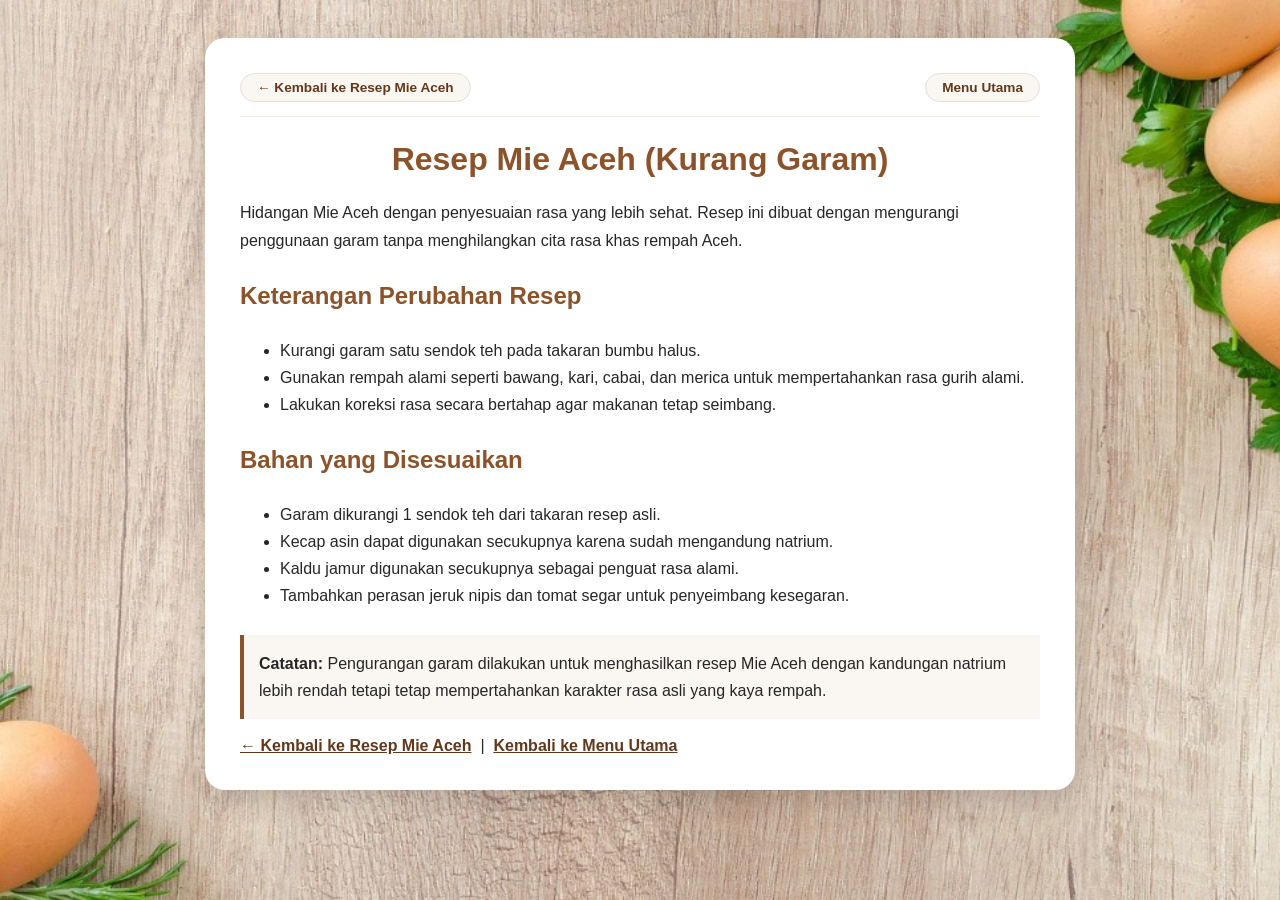
<file: tugas1/kurang_garam.html>
<!DOCTYPE html>
<html lang="id">

<head>
    <meta charset="UTF-8">
    <meta name="viewport" content="width=device-width, initial-scale=1.0">
    <title>Resep Masakan Aceh - Kurang Garam</title>
    <style>
        body {
            font-family: Arial, sans-serif;
            background-color: #e5d9c8;
            background-image: url('assets/bg.jpg');
            background-size: cover;
            background-position: center;
            background-attachment: fixed;
            background-repeat: no-repeat;
            color: #262626;
            padding: 30px;
        }

        .container {
            max-width: 800px;
            margin: auto;
            background: white;
            padding: 35px;
            border-radius: 20px;
            box-shadow: 0 10px 30px rgba(0, 0, 0, .15);
        }

        h1 {
            text-align: center;
            color: #8c532b;
        }

        h2 {
            color: #8c532b;
            margin-top: 22px;
        }

        .recipe {
            line-height: 1.7;
        }

        .note {
            margin-top: 25px;
            padding: 15px;
            background: #faf7f2;
            border-left: 4px solid #8c532b;
        }

        a {
            color: #63381a;
            font-weight: bold;
        }

        .recipe-section {
            display: none;
        }

        .recipe-section.active {
            display: block;
        }

        .top-nav {
            display: flex;
            justify-content: space-between;
            align-items: center;
            margin-bottom: 24px;
            padding-bottom: 14px;
            border-bottom: 1px solid #f0ebe3;
        }

        .btn-back-top {
            display: inline-flex;
            align-items: center;
            gap: 6px;
            padding: 6px 16px;
            border-radius: 999px;
            background: #faf7f2;
            border: 1px solid #e6dfd5;
            color: #63381a;
            font-size: 0.85rem;
            text-decoration: none;
            font-weight: 600;
            transition: all 0.2s ease;
        }

        .btn-back-top:hover {
            background: #8c532b;
            color: #ffffff;
            border-color: #8c532b;
        }
    </style>
</head>

<body>
    <div class="container">

        <!-- Resep Mie Aceh (Kurang Garam) -->
        <div id="section-mie-aceh" class="recipe-section active">
            <div class="top-nav">
                <a href="mie_aceh.html" class="btn-back-top">&larr; Kembali ke Resep Mie Aceh</a>
                <a href="index.html" class="btn-back-top">Menu Utama</a>
            </div>
            <h1>Resep Mie Aceh (Kurang Garam)</h1>

            <div class="recipe">
                <p>
                    Hidangan Mie Aceh dengan penyesuaian rasa yang lebih sehat.
                    Resep ini dibuat dengan mengurangi penggunaan garam tanpa
                    menghilangkan cita rasa khas rempah Aceh.
                </p>

                <h2>Keterangan Perubahan Resep</h2>
                <ul>
                    <li>Kurangi garam satu sendok teh pada takaran bumbu halus.</li>
                    <li>Gunakan rempah alami seperti bawang, kari, cabai, dan merica
                        untuk mempertahankan rasa gurih alami.</li>
                    <li>Lakukan koreksi rasa secara bertahap agar makanan tetap seimbang.</li>
                </ul>

                <h2>Bahan yang Disesuaikan</h2>
                <ul>
                    <li>Garam dikurangi 1 sendok teh dari takaran resep asli.</li>
                    <li>Kecap asin dapat digunakan secukupnya karena sudah mengandung natrium.</li>
                    <li>Kaldu jamur digunakan secukupnya sebagai penguat rasa alami.</li>
                    <li>Tambahkan perasan jeruk nipis dan tomat segar untuk penyeimbang kesegaran.</li>
                </ul>

                <div class="note">
                    <strong>Catatan:</strong>
                    Pengurangan garam dilakukan untuk menghasilkan resep Mie Aceh dengan kandungan
                    natrium lebih rendah tetapi tetap mempertahankan karakter rasa asli yang kaya rempah.
                </div>
            </div>

            <br>
            <a href="mie_aceh.html">&larr; Kembali ke Resep Mie Aceh</a> &nbsp;|&nbsp;
            <a href="index.html">Kembali ke Menu Utama</a>
        </div>

        <!-- Resep Kue Keukarah (Kurang Garam) -->
        <div id="section-kue-keukarah" class="recipe-section">
            <div class="top-nav">
                <a href="kue_keukarah.html" class="btn-back-top">&larr; Kembali ke Resep Kue Keukarah</a>
                <a href="index.html" class="btn-back-top">Menu Utama</a>
            </div>
            <h1>Resep Kue Keukarah (Kurang Garam)</h1>

            <div class="recipe">
                <p>
                    Kue tradisional Keukarah dengan penyesuaian takaran garam yang lebih rendah.
                    Resep ini dibuat untuk menghasilkan camilan renyah khas Aceh yang lebih sehat
                    tanpa mengurangi keharuman pandan dan gurihnya santan kelapa.
                </p>

                <h2>Keterangan Perubahan Resep</h2>
                <ul>
                    <li>Garam dikurangi dari 1/2 sendok teh menjadi hanya sejumput kecil (seujung sdt) sebagai
                        penyeimbang adonan.</li>
                    <li>Maksimalkan perebusan daun pandan dalam santan kelapa segar untuk menghasilkan aroma harum
                        alami.</li>
                    <li>Pertahankan suhu minyak pada 170–180°C agar kue renyah sempurna tanpa menyerap minyak berlebih.
                    </li>
                </ul>

                <h2>Bahan yang Disesuaikan</h2>
                <ul>
                    <li>Garam dikurangi menjadi sejumput kecil saja (dari takaran asli 1/2 sdt).</li>
                    <li>Gunakan santan murni dari kelapa segar berkualitas untuk cita rasa gurih alami.</li>
                    <li>Daun pandan digunakan maksimal saat merebus santan untuk aroma harum alami pengganti garam.</li>
                </ul>

                <div class="note">
                    <strong>Catatan:</strong>
                    Pada kue tradisional manis-gurih seperti Keukarah, fungsi garam hanyalah pengikat rasa gurih santan.
                    Menguranginya menjadi sejumput kecil tetap menghasilkan keukarah yang renyah dan nikmat.
                </div>
            </div>

            <br>
            <a href="kue_keukarah.html">&larr; Kembali ke Resep Kue Keukarah</a> &nbsp;|&nbsp;
            <a href="index.html">Kembali ke Menu Utama</a>
        </div>

        <!-- Resep Kuah Beulangong (Kurang Garam) -->
        <div id="section-kuah-beulangong" class="recipe-section">
            <div class="top-nav">
                <a href="faris.html" class="btn-back-top">&larr; Kembali ke Resep Kuah Beulangong</a>
                <a href="index.html" class="btn-back-top">Menu Utama</a>
            </div>
            <h1>Resep Kuah Beulangong (Kurang Garam)</h1>

            <div class="recipe">
                <p>
                    Kuah Beulangong kaya rempah dengan penyesuaian takaran garam yang lebih rendah.
                    Menghasilkan sajian kari daging dan nangka muda khas Aceh yang lebih ramah kesehatan
                    namun tetap mempertahankan rasa gurih pekat dan aroma rempah yang semerbak.
                </p>

                <h2>Keterangan Perubahan Resep</h2>
                <ul>
                    <li>Kurangi penggunaan garam hingga separuh takaran saat proses koreksi rasa.</li>
                    <li>Masak daging dan nangka muda secara perlahan agar sari kaldu alami keluar maksimal ke dalam
                        kuah.</li>
                    <li>Perkaya bumbu rempah aromatik seperti serai, daun jeruk, daun salam, kemiri, dan jahe.</li>
                </ul>

                <h2>Bahan yang Disesuaikan</h2>
                <ul>
                    <li>Garam dikurangi separuh dari takaran biasa saat koreksi rasa.</li>
                    <li>Bumbu rempah aromatik (serai, daun salam, daun jeruk) dioptimalkan untuk memperkuat aroma.</li>
                    <li>Rebusan kaldu daging dimaksimalkan sebagai sumber rasa gurih (umami) alami pengganti garam.</li>
                </ul>

                <div class="note">
                    <strong>Catatan:</strong>
                    Kuah Beulangong memiliki keunggulan rempah yang sangat melimpah. Memasak perlahan hingga bumbu
                    meresap sempurna membuat kuah tetap terasa gurih dan mantap walau dengan penggunaan garam yang
                    minimal.
                </div>
            </div>

            <br>
            <a href="faris.html">&larr; Kembali ke Resep Kuah Beulangong</a> &nbsp;|&nbsp;
            <a href="index.html">Kembali ke Menu Utama</a>
        </div>

    </div>

    <script>
        function updateRecipeDisplay() {
            var params = new URLSearchParams(window.location.search);
            var resep = params.get('resep') || window.location.hash.replace('#', '') || 'mie_aceh';
            resep = resep.toLowerCase().replace('-', '_');

            var sectionMie = document.getElementById('section-mie-aceh');
            var sectionKarah = document.getElementById('section-kue-keukarah');
            var sectionKuah = document.getElementById('section-kuah-beulangong');

            // Sembunyikan semua
            sectionMie.classList.remove('active');
            sectionKarah.classList.remove('active');
            sectionKuah.classList.remove('active');

            if (resep === 'kue_keukarah' || resep === 'kue_karah') {
                sectionKarah.classList.add('active');
                document.title = 'Resep Kue Keukarah - Kurang Garam';
            } else if (resep === 'kuah_beulangong' || resep === 'beulangong' || resep === 'faris') {
                sectionKuah.classList.add('active');
                document.title = 'Resep Kuah Beulangong - Kurang Garam';
            } else {
                sectionMie.classList.add('active');
                document.title = 'Resep Mie Aceh - Kurang Garam';
            }
        }

        window.addEventListener('DOMContentLoaded', updateRecipeDisplay);
        window.addEventListener('hashchange', updateRecipeDisplay);
    </script>
</body>

</html>
</file>
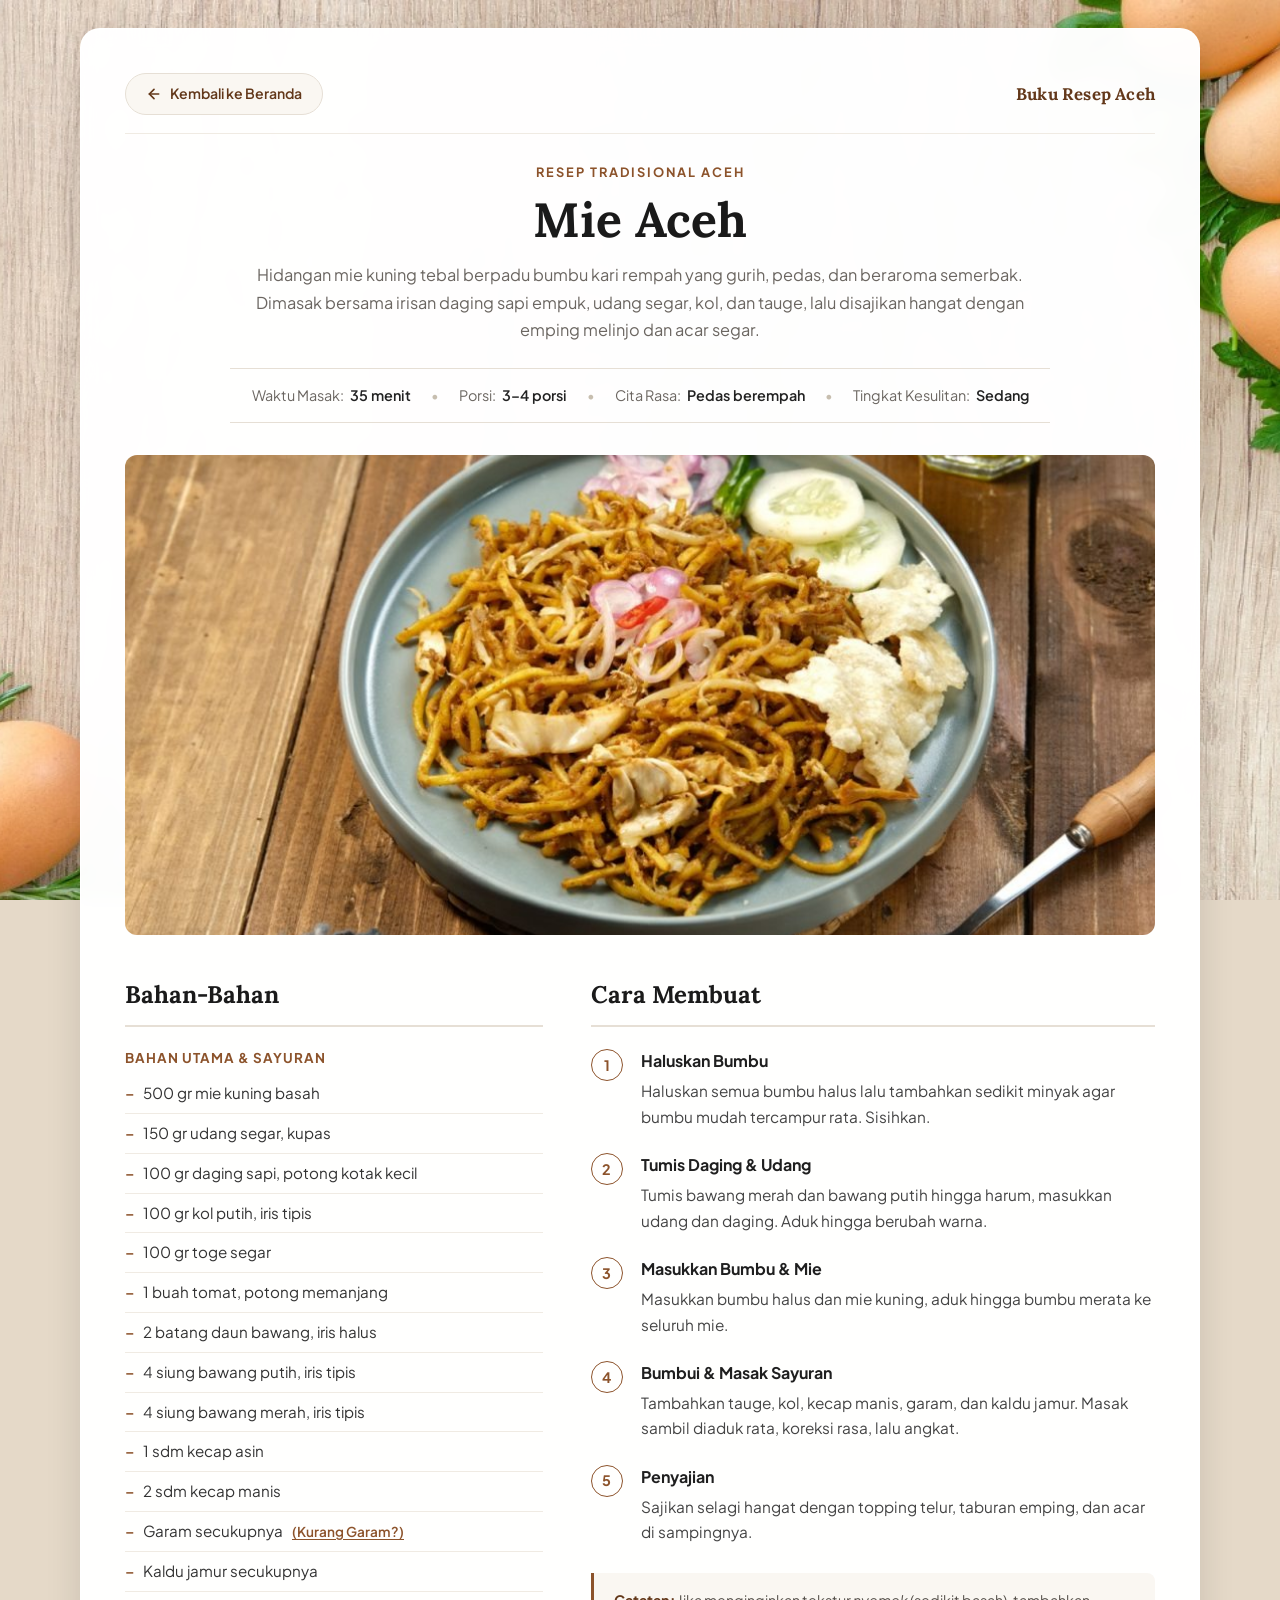
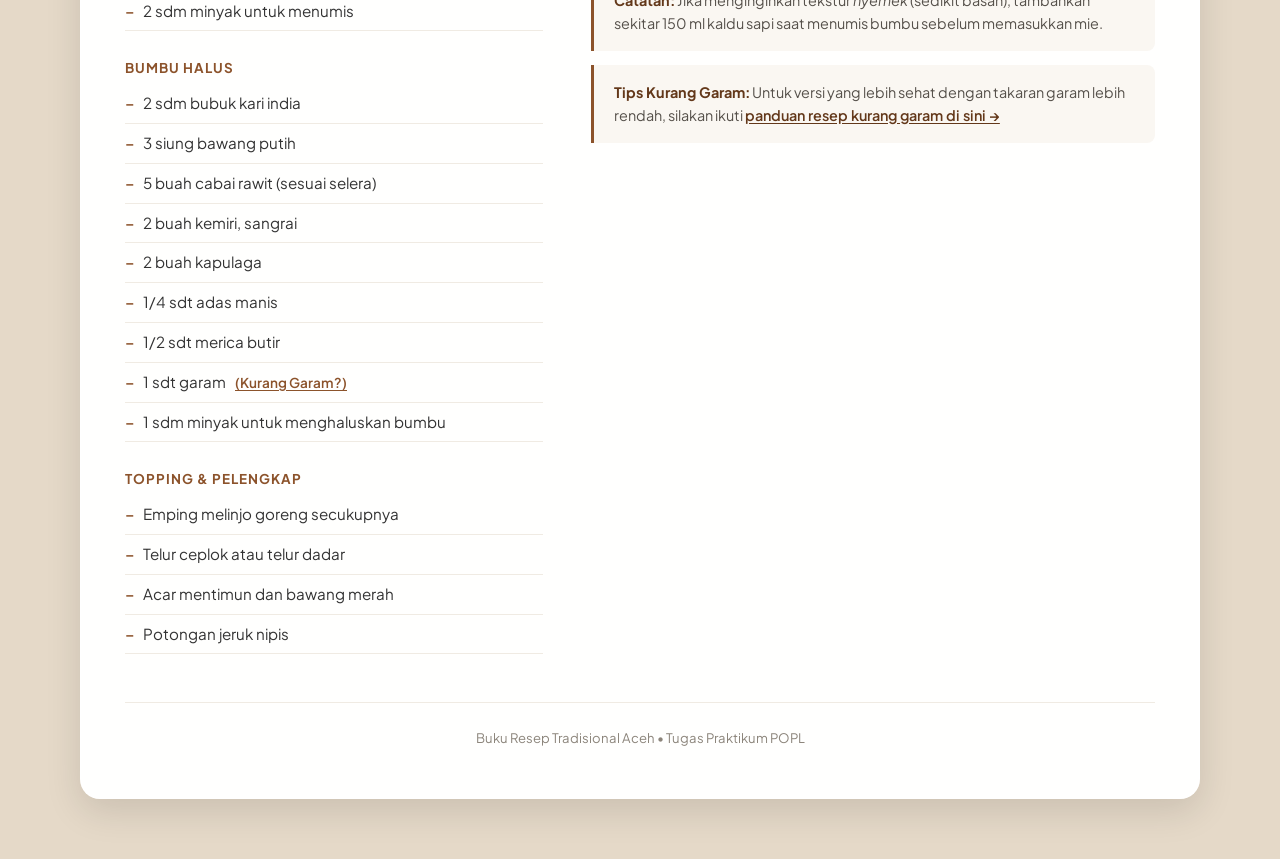
<file: tugas1/mie_aceh.html>
<!DOCTYPE html>
<html lang="id">

<head>
  <meta charset="UTF-8">
  <meta name="viewport" content="width=device-width, initial-scale=1.0">
  <title>Resep Mie Aceh</title>
  <link rel="preconnect" href="https://fonts.googleapis.com">
  <link rel="preconnect" href="https://fonts.gstatic.com" crossorigin>
  <link
    href="https://fonts.googleapis.com/css2?family=Plus+Jakarta+Sans:wght@400;500;600;700&family=Lora:ital,wght@0,500;0,600;0,700;1,400&display=swap"
    rel="stylesheet">
  <style>
    :root {
      --bg: #e5d9c8;
      --card: #ffffff;
      --text: #262626;
      --text-muted: #6b6661;
      --border: #e6dfd5;
      --border-light: #f0ebe3;
      --accent: #8c532b;
      --accent-dark: #63381a;
      --radius-card: 20px;
      --radius-inner: 12px;
    }

    * {
      box-sizing: border-box;
      margin: 0;
      padding: 0;
    }

    body {
      font-family: 'Plus Jakarta Sans', -apple-system, BlinkMacSystemFont, sans-serif;
      background-color: var(--bg);
      background-image: url('assets/bg.jpg');
      background-size: cover;
      background-position: center;
      background-attachment: fixed;
      background-repeat: no-repeat;
      color: var(--text);
      line-height: 1.7;
      padding: 28px 24px 60px;
    }

    .main-container {
      max-width: 1120px;
      margin: 0 auto;
    }

    /* Kartu Utama */
    .recipe-card {
      background: rgba(255, 255, 255, 0.985);
      backdrop-filter: blur(8px);
      border-radius: var(--radius-card);
      box-shadow: 0 12px 36px rgba(0, 0, 0, 0.12);
      border: 1px solid rgba(255, 255, 255, 0.9);
      overflow: hidden;
      padding: 44px 44px 48px;
    }

    /* Navigasi Atas / Tombol Kembali */
    .recipe-top-nav {
      display: flex;
      justify-content: space-between;
      align-items: center;
      margin-bottom: 28px;
      padding-bottom: 18px;
      border-bottom: 1px solid var(--border-light);
    }

    .btn-back {
      display: inline-flex;
      align-items: center;
      gap: 8px;
      padding: 8px 20px;
      border: 1.5px solid var(--border);
      border-radius: 999px;
      background: #faf7f2;
      color: var(--accent-dark);
      font-size: 0.88rem;
      font-weight: 600;
      text-decoration: none;
      transition: all 0.2s ease;
    }

    .btn-back:hover {
      background: var(--accent);
      color: #ffffff;
      border-color: var(--accent);
      transform: translateX(-3px);
    }

    .nav-brand-title {
      font-family: 'Lora', Georgia, serif;
      font-size: 1.05rem;
      font-weight: 700;
      color: var(--accent-dark);
      text-decoration: none;
      letter-spacing: 0.2px;
    }

    .nav-brand-title:hover {
      color: var(--accent);
    }

    /* Header Editorial Natural */
    .recipe-header {
      max-width: 820px;
      margin: 0 auto 32px;
      text-align: center;
    }

    .recipe-kicker {
      font-size: 0.8rem;
      font-weight: 700;
      letter-spacing: 2px;
      text-transform: uppercase;
      color: var(--accent);
      margin-bottom: 8px;
    }

    h1 {
      font-family: 'Lora', Georgia, serif;
      font-size: 3rem;
      font-weight: 700;
      color: #1a1a1a;
      line-height: 1.15;
      margin-bottom: 14px;
    }

    .recipe-desc {
      font-size: 1.02rem;
      color: var(--text-muted);
      line-height: 1.7;
      margin: 0 auto 24px;
    }

    /* Meta Info: Baris Teks Bersih (Bukan Tombol / Pill) */
    .recipe-meta {
      display: flex;
      justify-content: center;
      align-items: center;
      gap: 20px;
      padding: 14px 0;
      border-top: 1px solid var(--border);
      border-bottom: 1px solid var(--border);
      font-size: 0.9rem;
      color: #4a453f;
      flex-wrap: wrap;
    }

    .meta-item {
      display: flex;
      gap: 6px;
    }

    .meta-label {
      color: var(--text-muted);
    }

    .meta-value {
      font-weight: 600;
      color: #222222;
    }

    .meta-dot {
      color: #c7beaf;
      user-select: none;
    }

    /* Foto Hero Banner */
    .recipe-image-wrap {
      width: 100%;
      height: 480px;
      border-radius: var(--radius-inner);
      overflow: hidden;
      margin-bottom: 40px;
      background: #f0ebe3;
    }

    .recipe-image-wrap img {
      width: 100%;
      height: 100%;
      object-fit: cover;
      object-position: center;
      display: block;
    }

    /* Layout 2 Kolom: Bahan di Kiri, Cara Membuat di Kanan */
    .recipe-grid {
      display: grid;
      grid-template-columns: 1fr 1.35fr;
      gap: 48px;
      align-items: start;
    }

    .section-title {
      font-family: 'Lora', Georgia, serif;
      font-size: 1.5rem;
      font-weight: 700;
      color: #1a1a1a;
      margin-bottom: 20px;
      padding-bottom: 10px;
      border-bottom: 2px solid var(--border);
    }

    /* Kolom Bahan */
    .ingredients-box {
      display: flex;
      flex-direction: column;
      gap: 26px;
    }

    .subsection-title {
      font-size: 0.84rem;
      font-weight: 700;
      color: var(--accent);
      text-transform: uppercase;
      letter-spacing: 1px;
      margin-bottom: 12px;
    }

    .ingredients-list {
      list-style: none;
      display: flex;
      flex-direction: column;
      gap: 8px;
    }

    .ingredients-list li {
      position: relative;
      padding-left: 18px;
      font-size: 0.95rem;
      color: #333333;
      line-height: 1.5;
      border-bottom: 1px solid var(--border-light);
      padding-bottom: 8px;
    }

    .ingredients-list li::before {
      content: "–";
      position: absolute;
      left: 0;
      color: var(--accent);
      font-weight: 600;
    }

    /* Kolom Langkah */
    .steps-list {
      list-style: none;
      display: flex;
      flex-direction: column;
      gap: 22px;
    }

    .step-item {
      display: flex;
      gap: 18px;
      align-items: flex-start;
    }

    .step-number {
      flex-shrink: 0;
      width: 32px;
      height: 32px;
      border-radius: 50%;
      border: 1.5px solid var(--accent);
      color: var(--accent);
      font-weight: 700;
      font-size: 0.9rem;
      display: flex;
      align-items: center;
      justify-content: center;
      margin-top: 2px;
    }

    .step-content {
      flex: 1;
    }

    .step-heading {
      font-size: 1rem;
      font-weight: 700;
      color: #1f1f1f;
      margin-bottom: 4px;
    }

    .step-text {
      font-size: 0.96rem;
      color: #444444;
      line-height: 1.65;
    }

    /* Catatan Tambahan (Bukan AI card) */
    .recipe-note {
      margin-top: 28px;
      padding: 16px 20px;
      background: #faf7f2;
      border-left: 3px solid var(--accent);
      border-radius: 0 8px 8px 0;
      font-size: 0.9rem;
      color: #55504a;
      line-height: 1.6;
    }

    .recipe-note strong {
      color: var(--accent-dark);
    }

    .recipe-note a {
      color: var(--accent-dark);
      font-weight: 600;
      text-decoration: underline;
      text-underline-offset: 2px;
      transition: color 0.2s ease;
    }

    .recipe-note a:hover {
      color: var(--accent);
    }

    .salt-link {
      display: inline-block;
      margin-left: 6px;
      font-size: 0.85rem;
      color: var(--accent);
      text-decoration: underline;
      text-underline-offset: 2px;
      font-weight: 600;
      transition: color 0.2s ease;
    }

    .salt-link:hover {
      color: var(--accent-dark);
    }

    /* Footer Sederhana */
    .recipe-footer {
      text-align: center;
      margin-top: 48px;
      padding-top: 24px;
      border-top: 1px solid var(--border-light);
      font-size: 0.82rem;
      color: #8c857b;
    }

    /* Responsif */
    @media (max-width: 900px) {
      body {
        padding: 16px 12px 40px;
      }

      .recipe-card {
        padding: 24px 20px 32px;
        border-radius: 16px;
      }

      h1 {
        font-size: 2.2rem;
      }

      .recipe-image-wrap {
        height: 280px;
        margin-bottom: 24px;
      }

      .recipe-grid {
        grid-template-columns: 1fr;
        gap: 32px;
      }

      .recipe-meta {
        gap: 12px;
      }
    }
  </style>
</head>

<body>

  <div class="main-container">
    <main class="recipe-card">

      <!-- Navigasi Atas dengan Tombol Kembali -->
      <nav class="recipe-top-nav">
        <a href="index.html" class="btn-back">
          <svg width="16" height="16" viewBox="0 0 24 24" fill="none" stroke="currentColor" stroke-width="2.5" stroke-linecap="round" stroke-linejoin="round" aria-hidden="true"><line x1="19" y1="12" x2="5" y2="12"></line><polyline points="12 19 5 12 12 5"></polyline></svg>
          Kembali ke Beranda
        </a>
        <a href="index.html" class="nav-brand-title">Buku Resep Aceh</a>
      </nav>

      <!-- Header Alami & Bersih -->
      <header class="recipe-header">
        <p class="recipe-kicker">Resep Tradisional Aceh</p>
        <h1>Mie Aceh</h1>
        <p class="recipe-desc">
          Hidangan mie kuning tebal berpadu bumbu kari rempah yang gurih, pedas, dan beraroma semerbak.
          Dimasak bersama irisan daging sapi empuk, udang segar, kol, dan tauge, lalu disajikan hangat
          dengan emping melinjo dan acar segar.
        </p>

        <!-- Info Garis Bersih (Tanpa Tombol/Pill & Tanpa Emoji) -->
        <div class="recipe-meta">
          <div class="meta-item">
            <span class="meta-label">Waktu Masak:</span>
            <span class="meta-value">35 menit</span>
          </div>
          <span class="meta-dot">&bull;</span>
          <div class="meta-item">
            <span class="meta-label">Porsi:</span>
            <span class="meta-value">3–4 porsi</span>
          </div>
          <span class="meta-dot">&bull;</span>
          <div class="meta-item">
            <span class="meta-label">Cita Rasa:</span>
            <span class="meta-value">Pedas berempah</span>
          </div>
          <span class="meta-dot">&bull;</span>
          <div class="meta-item">
            <span class="meta-label">Tingkat Kesulitan:</span>
            <span class="meta-value">Sedang</span>
          </div>
        </div>
      </header>

      <!-- Foto Makanan Asli -->
      <div class="recipe-image-wrap">
        <img src="assets/mie_aceh.jpg" alt="Sepiring Mie Aceh Lengkap dengan Emping dan Acar">
      </div>

      <!-- Grid 2 Kolom Seimbang -->
      <div class="recipe-grid">

        <!-- Kolom Kiri: Bahan-Bahan -->
        <section class="ingredients-column">
          <h2 class="section-title">Bahan-Bahan</h2>

          <div class="ingredients-box">

            <div class="group-block">
              <h3 class="subsection-title">Bahan Utama & Sayuran</h3>
              <ul class="ingredients-list">
                <li>500 gr mie kuning basah</li>
                <li>150 gr udang segar, kupas</li>
                <li>100 gr daging sapi, potong kotak kecil</li>
                <li>100 gr kol putih, iris tipis</li>
                <li>100 gr toge segar</li>
                <li>1 buah tomat, potong memanjang</li>
                <li>2 batang daun bawang, iris halus</li>
                <li>4 siung bawang putih, iris tipis</li>
                <li>4 siung bawang merah, iris tipis</li>
                <li>1 sdm kecap asin</li>
                <li>2 sdm kecap manis</li>
                <li>Garam secukupnya <a href="kurang_garam.html?resep=mie_aceh#mie_aceh" class="salt-link">(Kurang Garam?)</a></li>
                <li>Kaldu jamur secukupnya</li>
                <li>2 sdm minyak untuk menumis</li>
              </ul>
            </div>

            <div class="group-block">
              <h3 class="subsection-title">Bumbu Halus</h3>
              <ul class="ingredients-list">
                <li>2 sdm bubuk kari india</li>
                <li>3 siung bawang putih</li>
                <li>5 buah cabai rawit (sesuai selera)</li>
                <li>2 buah kemiri, sangrai</li>
                <li>2 buah kapulaga</li>
                <li>1/4 sdt adas manis</li>
                <li>1/2 sdt merica butir</li>
                <li>1 sdt garam <a href="kurang_garam.html?resep=mie_aceh#mie_aceh" class="salt-link">(Kurang Garam?)</a></li>
                <li>1 sdm minyak untuk menghaluskan bumbu</li>
              </ul>
            </div>

            <div class="group-block">
              <h3 class="subsection-title">Topping & Pelengkap</h3>
              <ul class="ingredients-list">
                <li>Emping melinjo goreng secukupnya</li>
                <li>Telur ceplok atau telur dadar</li>
                <li>Acar mentimun dan bawang merah</li>
                <li>Potongan jeruk nipis</li>
              </ul>
            </div>

          </div>
        </section>

        <!-- Kolom Kanan: Cara Membuat -->
        <section class="steps-column">
          <h2 class="section-title">Cara Membuat</h2>

          <ol class="steps-list">
            <li class="step-item">
              <div class="step-number">1</div>
              <div class="step-content">
                <h4 class="step-heading">Haluskan Bumbu</h4>
                <p class="step-text">Haluskan semua bumbu halus lalu tambahkan sedikit minyak agar bumbu mudah tercampur
                  rata. Sisihkan.</p>
              </div>
            </li>

            <li class="step-item">
              <div class="step-number">2</div>
              <div class="step-content">
                <h4 class="step-heading">Tumis Daging & Udang</h4>
                <p class="step-text">Tumis bawang merah dan bawang putih hingga harum, masukkan udang dan daging. Aduk
                  hingga berubah warna.</p>
              </div>
            </li>

            <li class="step-item">
              <div class="step-number">3</div>
              <div class="step-content">
                <h4 class="step-heading">Masukkan Bumbu & Mie</h4>
                <p class="step-text">Masukkan bumbu halus dan mie kuning, aduk hingga bumbu merata ke seluruh mie.</p>
              </div>
            </li>

            <li class="step-item">
              <div class="step-number">4</div>
              <div class="step-content">
                <h4 class="step-heading">Bumbui & Masak Sayuran</h4>
                <p class="step-text">Tambahkan tauge, kol, kecap manis, garam, dan kaldu jamur. Masak sambil diaduk
                  rata, koreksi rasa, lalu angkat.</p>
              </div>
            </li>

            <li class="step-item">
              <div class="step-number">5</div>
              <div class="step-content">
                <h4 class="step-heading">Penyajian</h4>
                <p class="step-text">Sajikan selagi hangat dengan topping telur, taburan emping, dan acar di sampingnya.
                </p>
              </div>
            </li>
          </ol>

          <div class="recipe-note">
            <strong>Catatan:</strong> Jika menginginkan tekstur <em>nyemek</em> (sedikit basah), tambahkan sekitar 150
            ml kaldu sapi saat menumis bumbu sebelum memasukkan mie.
          </div>

          <div class="recipe-note" style="margin-top: 14px;">
            <strong>Tips Kurang Garam:</strong> Untuk versi yang lebih sehat dengan takaran garam lebih rendah, silakan ikuti <a href="kurang_garam.html?resep=mie_aceh#mie_aceh">panduan resep kurang garam di sini &rarr;</a>
          </div>

        </section>

      </div>

      <footer class="recipe-footer">
        Buku Resep Tradisional Aceh &bull; Tugas Praktikum POPL
      </footer>

    </main>
  </div>

</body>

</html>
</file>
